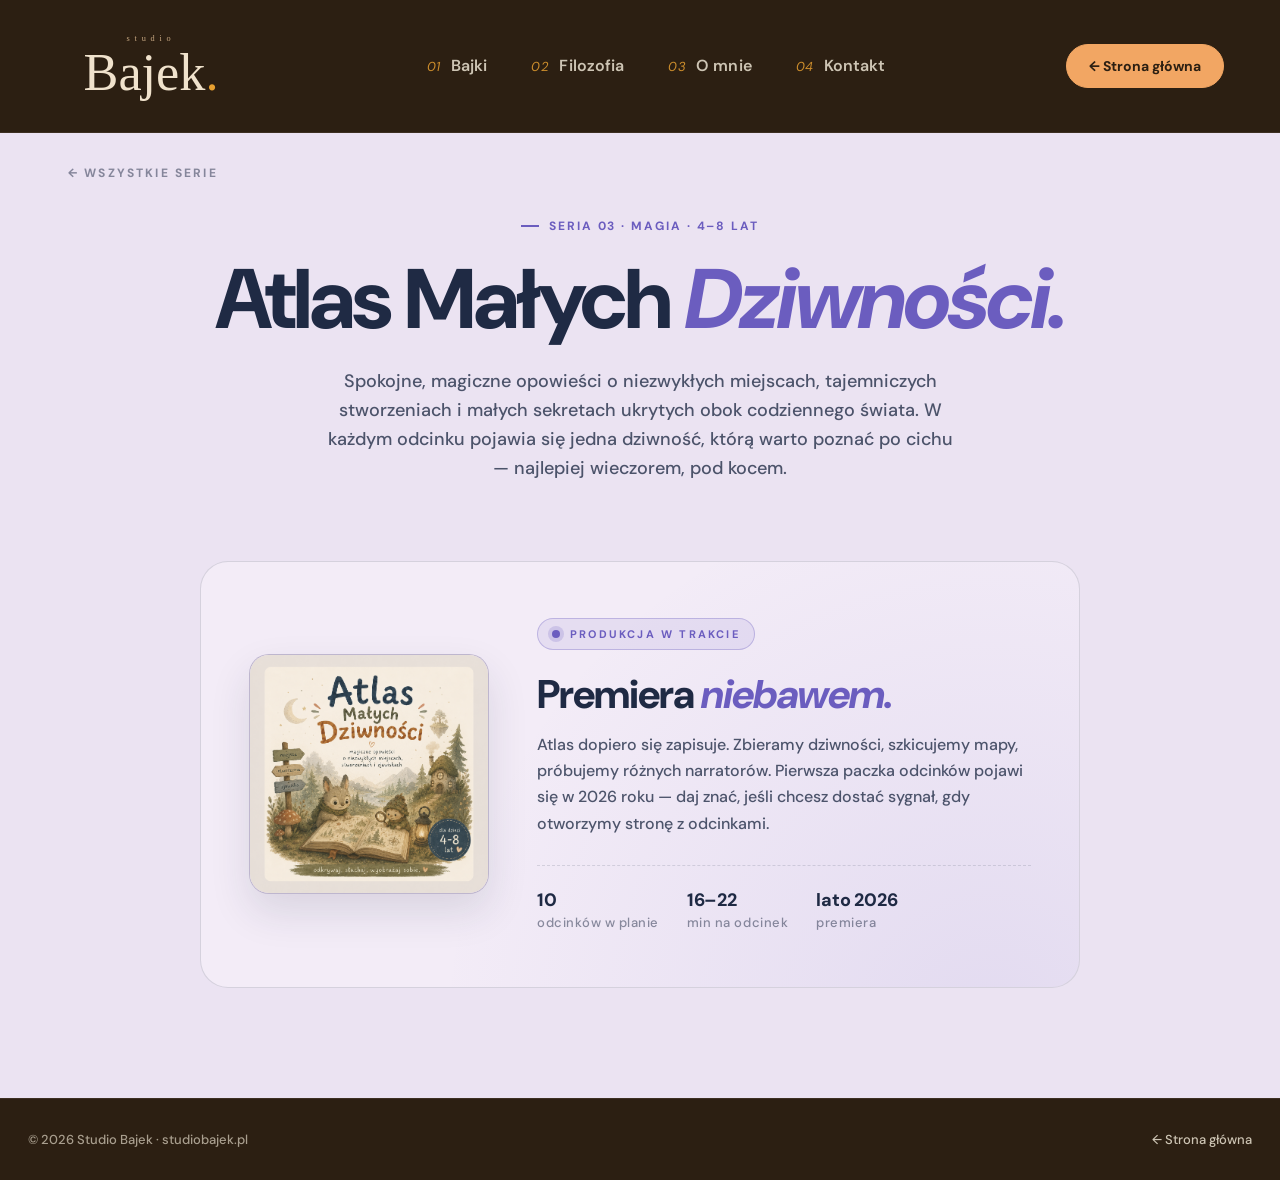
<file: serie/atlas-malych-dziwnosci.html>
<!DOCTYPE html><html lang="pl"><head>
<!-- Google tag (gtag.js) -->
<script async src="https://www.googletagmanager.com/gtag/js?id=G-FXRPXX2EDM"></script>
<script>
  window.dataLayer = window.dataLayer || [];
  function gtag(){dataLayer.push(arguments);}
  gtag('js', new Date());

  gtag('config', 'G-FXRPXX2EDM');
</script>

<meta charset="utf-8">
<meta name="viewport" content="width=device-width,initial-scale=1">
<meta name="description" content="Atlas Małych Dziwności — magiczne bajki audio dla dzieci 4–8 lat. Premiera niebawem na Spotify i YouTube.">
<meta name="robots" content="index, follow">
<link rel="canonical" href="https://studiobajek.pl/serie/atlas-malych-dziwnosci.html">
<meta property="og:type" content="website">
<meta property="og:locale" content="pl_PL">
<meta property="og:site_name" content="Studio Bajek">
<meta property="og:title" content="Atlas Małych Dziwności — Studio Bajek">
<meta property="og:description" content="Atlas Małych Dziwności — magiczne bajki audio dla dzieci 4–8 lat. Premiera niebawem na Spotify i YouTube.">
<meta property="og:url" content="https://studiobajek.pl/serie/atlas-malych-dziwnosci.html">
<meta property="og:image" content="https://studiobajek.pl/img/og-image.png">
<title>Atlas Małych Dziwności — Studio Bajek</title>
<link rel="icon" type="image/png" href="../img/favicon.png">
<link rel="preconnect" href="https://fonts.googleapis.com">
<link rel="preconnect" href="https://fonts.gstatic.com" crossorigin="">
<link rel="stylesheet" href="https://fonts.googleapis.com/css2?family=DM+Sans:opsz,wght@9..40,400;9..40,500;9..40,600;9..40,700;9..40,800&display=swap">
<style>
  :root {
    --display: "DM Sans", system-ui, sans-serif;
    --body:    "DM Sans", system-ui, sans-serif;

    --paper:       #EBE3F2;
    --paper-deep:  #D9CDE5;
    --paper-warm:  #F3ECF7;
    --ink:         #1F2A44;
    --ink-soft:    rgba(31, 42, 68, 0.78);
    --ink-mute:    rgba(31, 42, 68, 0.5);
    --line:        rgba(31, 42, 68, 0.14);
    --band:        #2C1F12;
    --brick:       #6B5DBF;
    --amber:       #F2A663;
  }
  *, *::before, *::after { box-sizing: border-box; }
  html, body { background: var(--paper); color: var(--ink); margin: 0; padding: 0; }
  body { font-family: var(--body); font-weight: 500; -webkit-font-smoothing: antialiased; }
  a { color: inherit; text-decoration: none; }
  img { display: block; max-width: 100%; }

  h1, h2, h3 { color: var(--ink); font-weight: 800; letter-spacing: -0.025em; font-family: var(--display); margin: 0; }
  h1 em, h2 em, h3 em { color: var(--brick); font-weight: 800; font-style: italic; }
  p { color: var(--ink-soft); margin: 0; }

  .nav {
    background: var(--band);
    border-bottom: 1px solid rgba(251,243,225,0.08);
    backdrop-filter: blur(10px);
    position: sticky; top: 0; z-index: 50;
  }
  .nav-row { width: 100%; padding: 22px 56px; display: flex; align-items: center; gap: 48px; }
  .brand-link { display: inline-flex; align-items: center; gap: 12px; flex: none; }
  .brand-logo-img { height: 88px; width: auto; display: block; }
  .nav-chapters { flex: 1; display: flex; justify-content: center; gap: 44px; font-family: var(--display); }
  .nav-chapters a {
    display: inline-flex; align-items: baseline; gap: 10px;
    padding: 8px 0 10px; position: relative; font-weight: 600;
    color: rgba(251,243,225,0.78); transition: color .25s ease;
  }
  .nav-chapters .ch-num {
    font-style: italic; font-weight: 400; font-size: 13px;
    letter-spacing: 0.04em; color: rgba(232, 160, 48, 0.85);
    transition: color .25s ease;
  }
  .nav-chapters .ch-label { font-size: 16px; letter-spacing: 0.005em; }
  .nav-chapters a::after {
    content: ""; position: absolute; left: 0; bottom: 0;
    width: 100%; height: 1.5px; background: var(--amber);
    transform: scaleX(0); transform-origin: left center;
    transition: transform .35s cubic-bezier(.65,.05,.36,1);
  }
  .nav-chapters a:hover { color: #FBF3E1; }
  .nav-chapters a:hover::after { transform: scaleX(1); }
  .nav-chapters a:hover .ch-num { color: var(--amber); }
  .nav-actions { flex: none; display: flex; gap: 10px; }
  .nav-cta {
    display: inline-flex; align-items: center; gap: 8px;
    padding: 12px 22px; font-weight: 700; font-size: 14px;
    background: var(--amber); color: var(--band);
    border: 1px solid var(--amber); border-radius: 999px;
    transition: background .2s ease, border-color .2s ease;
  }
  .nav-cta:hover { background: #E89048; border-color: #E89048; }
  @media (max-width: 1100px) { .nav-row { padding: 18px 32px; gap: 24px; } .nav-chapters { gap: 32px; } }
  @media (max-width: 900px) { .nav-row { padding: 16px 20px; } .brand-logo-img { height: 64px; } .nav-chapters .ch-num { display: none; } .nav-chapters { gap: 22px; } }
  @media (max-width: 760px) { .nav-chapters { display: none; } .nav-cta { padding: 10px 16px; font-size: 13px; } }

  .back-row { max-width: 1200px; margin: 0 auto; padding: 28px 28px 0; }
  .page-hero { text-align: center; padding: 32px 28px 50px; max-width: 920px; margin: 0 auto; }
  .back-link {
    display: inline-flex; align-items: center; gap: 8px;
    font-size: 12px; font-weight: 700; letter-spacing: 0.18em;
    text-transform: uppercase; color: var(--ink-mute);
    transition: color .2s ease;
  }
  .back-link:hover { color: var(--brick); }
  .eyebrow {
    display: inline-block; font-size: 12px; font-weight: 700;
    letter-spacing: 0.16em; text-transform: uppercase;
    color: var(--brick); padding-left: 28px; position: relative;
  }
  .eyebrow::before {
    content: ""; position: absolute; left: 0; top: 50%;
    width: 18px; height: 2px; background: var(--brick);
    transform: translateY(-50%);
  }
  .page-hero h1 {
    font-size: clamp(48px, 6.6vw, 92px);
    line-height: 1.0; letter-spacing: -0.035em;
    margin: 22px 0 0; font-weight: 800;
  }
  .page-hero .lead {
    margin: 26px auto 0; max-width: 640px;
    font-size: 18px; line-height: 1.6; color: var(--ink-soft);
  }

  /* === STATUS CARD (instead of episode list) === */
  .status-section { padding: 28px 28px 110px; }
  .status-card {
    max-width: 880px; margin: 0 auto;
    background: var(--paper-warm);
    border: 1px solid var(--line);
    border-radius: 28px;
    padding: 56px 48px;
    display: grid;
    grid-template-columns: 240px 1fr;
    gap: 48px;
    align-items: center;
    position: relative;
    overflow: hidden;
  }
  .status-card::before {
    content: "";
    position: absolute;
    inset: 0;
    background: radial-gradient(circle at 90% 110%, rgba(107,93,191,0.12), transparent 60%);
    pointer-events: none;
  }
  .status-cover {
    width: 240px; height: 240px;
    border-radius: 20px;
    overflow: hidden;
    background: var(--paper-deep);
    border: 1px solid var(--line);
    box-shadow: 0 18px 40px rgba(31,42,68,0.12);
    position: relative;
    z-index: 1;
  }
  .status-cover img { width: 100%; height: 100%; object-fit: contain; background: #EBE3F2; }
  .status-body { position: relative; z-index: 1; }
  .status-pill {
    display: inline-flex; align-items: center; gap: 10px;
    font-size: 11px; font-weight: 700; letter-spacing: 0.2em;
    text-transform: uppercase; color: var(--brick);
    background: rgba(107,93,191,0.10);
    border: 1px solid rgba(107,93,191,0.32);
    padding: 8px 14px;
    border-radius: 999px;
    margin-bottom: 22px;
  }
  .status-pill .dot {
    width: 8px; height: 8px; border-radius: 50%;
    background: var(--brick);
    box-shadow: 0 0 0 4px rgba(107,93,191,0.20);
    animation: pulse 1.8s ease-in-out infinite;
  }
  @keyframes pulse {
    0%, 100% { opacity: 1; transform: scale(1); }
    50% { opacity: 0.55; transform: scale(0.85); }
  }
  .status-card h2 {
    font-size: clamp(28px, 3.4vw, 40px);
    line-height: 1.1;
    margin-bottom: 16px;
  }
  .status-card p {
    font-size: 16px;
    line-height: 1.65;
    max-width: 520px;
    text-wrap: pretty;
  }
  .status-meta {
    margin-top: 28px;
    display: flex; gap: 28px; flex-wrap: wrap;
    padding-top: 22px;
    border-top: 1px dashed var(--line);
  }
  .status-meta div {
    font-size: 13px;
    color: var(--ink-mute);
    letter-spacing: 0.04em;
  }
  .status-meta strong {
    display: block;
    color: var(--ink);
    font-size: 18px;
    font-weight: 800;
    font-family: var(--display);
    letter-spacing: -0.01em;
    margin-bottom: 2px;
  }
  @media (max-width: 720px) {
    .status-card {
      grid-template-columns: 1fr;
      padding: 40px 28px;
      gap: 28px;
      text-align: center;
    }
    .status-cover { width: 200px; height: 200px; margin: 0 auto; }
    .status-card p { margin: 0 auto; }
    .status-meta { justify-content: center; }
  }

  .footer {
    background: var(--band);
    color: rgba(251,243,225,0.6);
    padding: 32px 28px;
    border-top: 1px solid rgba(251,243,225,0.08);
  }
  .footer-row {
    max-width: 1240px; margin: 0 auto;
    display: flex; justify-content: space-between; align-items: center;
    gap: 16px; flex-wrap: wrap;
    font-size: 13px;
  }
  .footer-row a { color: rgba(251,243,225,0.78); }
  .footer-row a:hover { color: var(--amber); }

  /* === Mobile burger + drawer === */
  .nav-burger {
    display: none;
    width: 44px; height: 44px;
    flex-direction: column; align-items: center; justify-content: center;
    gap: 5px;
    background: transparent; border: 0; padding: 0; margin-right: 4px;
    cursor: pointer;
  }
  .nav-burger span {
    display: block; width: 22px; height: 2px;
    background: #FBF3E1; border-radius: 2px;
    transition: transform .3s ease, opacity .2s ease;
  }
  .nav.is-open .nav-burger span:nth-child(1) { transform: translateY(7px) rotate(45deg); }
  .nav.is-open .nav-burger span:nth-child(2) { opacity: 0; }
  .nav.is-open .nav-burger span:nth-child(3) { transform: translateY(-7px) rotate(-45deg); }
  .mobile-drawer {
    display: none;
    position: absolute;
    top: 100%; left: 0; right: 0;
    background: var(--band);
    border-top: 1px solid rgba(251,243,225,0.08);
    box-shadow: 0 24px 48px -16px rgba(0,0,0,0.4);
    max-height: 0;
    overflow: hidden;
    transition: max-height .35s cubic-bezier(.65,.05,.36,1);
  }
  .nav.is-open .mobile-drawer { max-height: 80vh; }
  .mobile-drawer-inner {
    display: flex; flex-direction: column;
    padding: 20px 28px 28px;
    gap: 4px;
  }
  .md-link {
    display: flex; align-items: baseline; gap: 14px;
    padding: 18px 4px;
    border-bottom: 1px solid rgba(251,243,225,0.08);
    text-decoration: none;
    font-family: var(--display);
  }
  .md-link:last-of-type { border-bottom: 0; }
  .md-link .ch-num {
    font-style: italic; font-weight: 400;
    font-size: 15px; color: rgba(232, 160, 48, 0.85);
    min-width: 28px;
  }
  .md-link .ch-label {
    font-size: 22px; font-weight: 600; color: #FBF3E1;
    letter-spacing: -0.01em;
  }
  .md-cta {
    margin-top: 20px;
    width: 100%;
    justify-content: center;
    padding: 16px 22px !important;
    font-size: 16px;
    background: #F2A663;
    color: var(--band) !important;
    border: 1px solid #F2A663;
    border-radius: 999px;
    font-weight: 700;
    display: inline-flex;
    align-items: center;
    gap: 8px;
  }
  @media (max-width: 760px) {
    .nav-burger { display: inline-flex; }
    .nav .nav-chapters,
    .nav .nav-actions { display: none !important; }
    .mobile-drawer { display: block; }
    .nav .nav-row {
      position: relative !important;
      justify-content: center !important;
      gap: 0 !important;
      padding: 14px 20px !important;
      min-height: 64px;
    }
    .nav .nav-burger {
      position: absolute !important;
      left: 16px !important;
      top: 50% !important;
      transform: translateY(-50%);
    }
    .nav .brand-link { margin: 0 !important; }
  }

</style>
</head>
<body>

<nav class="nav">
  <div class="nav-row">
    <button class="nav-burger" type="button" aria-label="Otwórz menu" aria-expanded="false" aria-controls="mobile-drawer">
      <span></span><span></span><span></span>
    </button>
    <a href="../index.html" class="brand-link" aria-label="Studio Bajek">
      <img class="brand-logo-img" src="../img/studio_bajek_wordmark.svg" alt="Studio Bajek">
    </a>
    <div class="nav-chapters">
      <a href="../index.html#serie"><span class="ch-num">01</span><span class="ch-label">Bajki</span></a>
      <a href="../index.html#o-serii"><span class="ch-num">02</span><span class="ch-label">Filozofia</span></a>
      <a href="../index.html#o-mnie"><span class="ch-num">03</span><span class="ch-label">O mnie</span></a>
      <a href="mailto:czesc@studiobajek.pl"><span class="ch-num">04</span><span class="ch-label">Kontakt</span></a>
    </div>
    <div class="nav-actions">
      <a class="nav-cta" href="../index.html">← Strona główna</a>
    </div>
  </div>
  <div class="mobile-drawer" id="mobile-drawer" aria-hidden="true">
    <div class="mobile-drawer-inner">
      <a href="../index.html#serie" class="md-link"><span class="ch-num">01</span><span class="ch-label">Bajki</span></a>
      <a href="../index.html#o-serii" class="md-link"><span class="ch-num">02</span><span class="ch-label">Filozofia</span></a>
      <a href="../index.html#o-mnie" class="md-link"><span class="ch-num">03</span><span class="ch-label">O mnie</span></a>
      <a href="mailto:czesc@studiobajek.pl" class="md-link"><span class="ch-num">04</span><span class="ch-label">Kontakt</span></a>
      <a class="md-cta" href="../index.html#serie">Posłuchaj →</a>
    </div>
  </div>
</nav>

<div class="back-row">
  <a class="back-link" href="../index.html#atlas">← Wszystkie serie</a>
</div>

<section class="page-hero">
  <div class="eyebrow">Seria 03 · Magia · 4–8 lat</div>
  <h1>Atlas Małych <em>Dziwności.</em></h1>
  <p class="lead">Spokojne, magiczne opowieści o niezwykłych miejscach, tajemniczych stworzeniach i małych sekretach ukrytych obok codziennego świata. W każdym odcinku pojawia się jedna dziwność, którą warto poznać po cichu — najlepiej wieczorem, pod kocem.</p>
</section>

<section class="status-section">
  <div class="status-card">
    <div class="status-cover">
      <img src="../img/atlas-okladka.png" alt="Atlas Małych Dziwności — okładka">
    </div>
    <div class="status-body">
      <div class="status-pill"><span class="dot"></span>Produkcja w trakcie</div>
      <h2>Premiera <em>niebawem.</em></h2>
      <p>Atlas dopiero się zapisuje. Zbieramy dziwności, szkicujemy mapy, próbujemy różnych narratorów. Pierwsza paczka odcinków pojawi się w 2026 roku — daj znać, jeśli chcesz dostać sygnał, gdy otworzymy stronę z odcinkami.</p>
      <div class="status-meta">
        <div><strong>10</strong>odcinków w planie</div>
        <div><strong>16–22</strong>min na odcinek</div>
        <div><strong>lato 2026</strong>premiera</div>
      </div>
    </div>
  </div>
</section>

<footer class="footer">
  <div class="footer-row">
    <div>© 2026 Studio Bajek · studiobajek.pl</div>
    <div><a href="../index.html">← Strona główna</a></div>
  </div>
</footer>

<script>
  (function () {
    const nav = document.querySelector('nav.nav');
    const burger = nav && nav.querySelector('.nav-burger');
    const drawer = document.getElementById('mobile-drawer');
    if (!nav || !burger || !drawer) return;
    const close = () => {
      nav.classList.remove('is-open');
      burger.setAttribute('aria-expanded', 'false');
      drawer.setAttribute('aria-hidden', 'true');
    };
    burger.addEventListener('click', () => {
      const isOpen = nav.classList.toggle('is-open');
      burger.setAttribute('aria-expanded', isOpen ? 'true' : 'false');
      drawer.setAttribute('aria-hidden', isOpen ? 'false' : 'true');
    });
    drawer.querySelectorAll('a').forEach(a => a.addEventListener('click', close));
    document.addEventListener('keydown', e => { if (e.key === 'Escape') close(); });
  })();
</script>
</body></html>
</file>
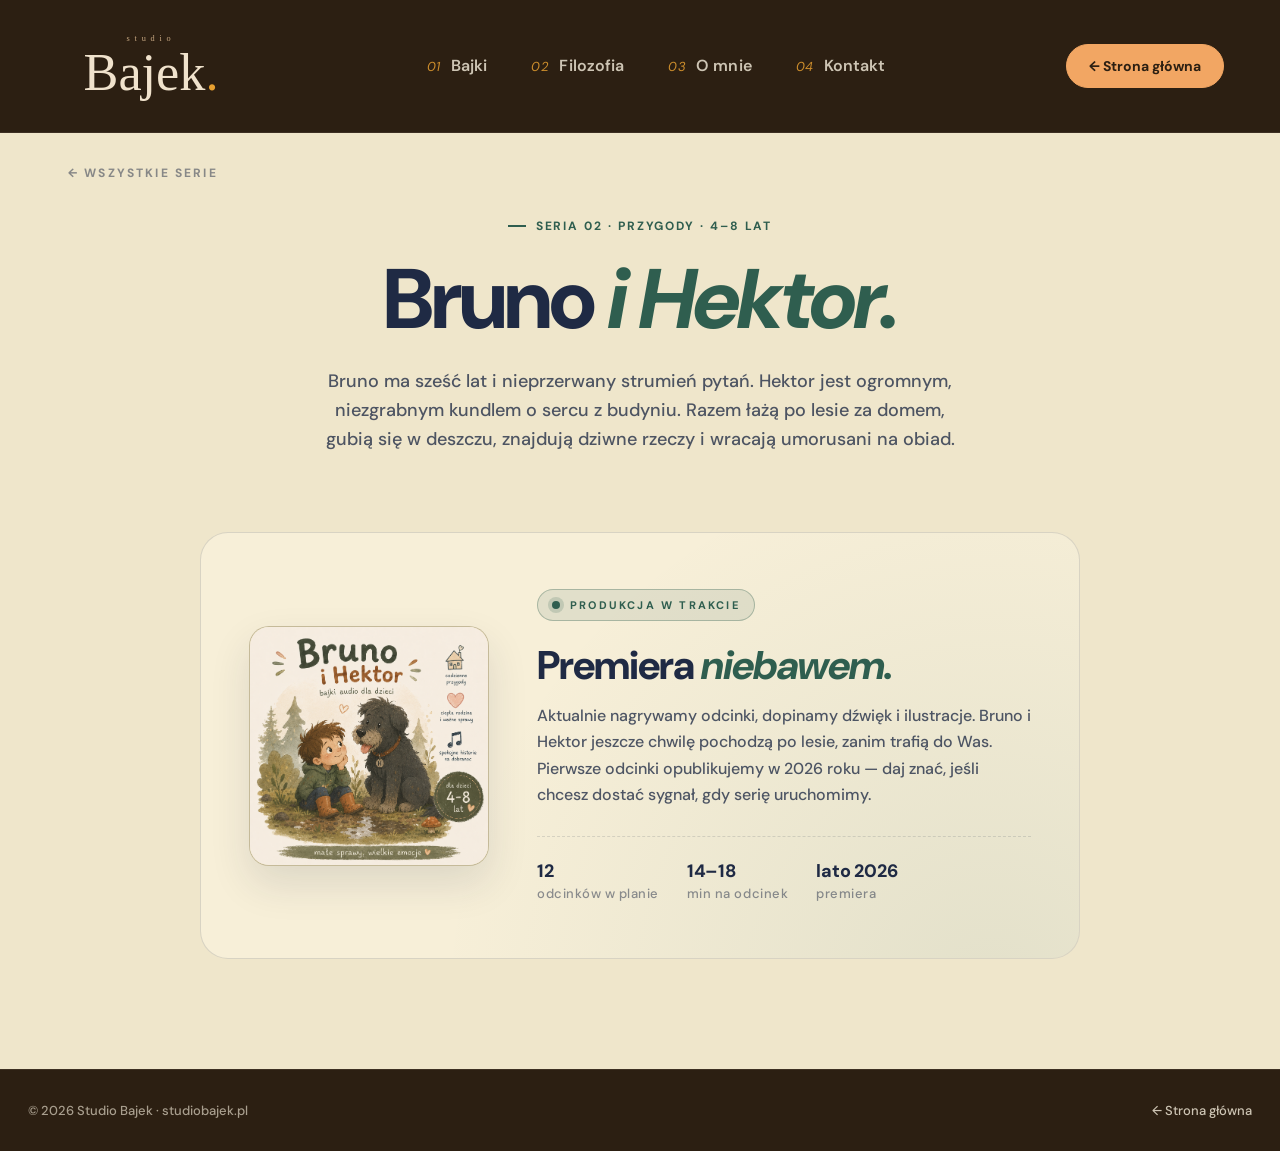
<file: serie/bruno-i-hektor.html>
<!DOCTYPE html><html lang="pl"><head>
<!-- Google tag (gtag.js) -->
<script async src="https://www.googletagmanager.com/gtag/js?id=G-FXRPXX2EDM"></script>
<script>
  window.dataLayer = window.dataLayer || [];
  function gtag(){dataLayer.push(arguments);}
  gtag('js', new Date());

  gtag('config', 'G-FXRPXX2EDM');
</script>

<meta charset="utf-8">
<meta name="viewport" content="width=device-width,initial-scale=1">
<meta name="description" content="Bruno i Hektor — bajka audio dla dzieci 4–8 lat. Sześciolatek Bruno i jego ogromny pies Hektor. Premiera niebawem na Spotify i YouTube.">
<meta name="robots" content="index, follow">
<link rel="canonical" href="https://studiobajek.pl/serie/bruno-i-hektor.html">
<meta property="og:type" content="website">
<meta property="og:locale" content="pl_PL">
<meta property="og:site_name" content="Studio Bajek">
<meta property="og:title" content="Bruno i Hektor — Studio Bajek">
<meta property="og:description" content="Bruno i Hektor — bajka audio dla dzieci 4–8 lat. Sześciolatek Bruno i jego ogromny pies Hektor. Premiera niebawem na Spotify i YouTube.">
<meta property="og:url" content="https://studiobajek.pl/serie/bruno-i-hektor.html">
<meta property="og:image" content="https://studiobajek.pl/img/og-image.png">
<title>Bruno i Hektor — Studio Bajek</title>
<link rel="icon" type="image/png" href="../img/favicon.png">
<link rel="preconnect" href="https://fonts.googleapis.com">
<link rel="preconnect" href="https://fonts.gstatic.com" crossorigin="">
<link rel="stylesheet" href="https://fonts.googleapis.com/css2?family=DM+Sans:opsz,wght@9..40,400;9..40,500;9..40,600;9..40,700;9..40,800&display=swap">
<style>
  :root {
    --display: "DM Sans", system-ui, sans-serif;
    --body:    "DM Sans", system-ui, sans-serif;

    --paper:       #EFE6CB;
    --paper-deep:  #E0D2A7;
    --paper-warm:  #F7EFD8;
    --ink:         #1F2A44;
    --ink-soft:    rgba(31, 42, 68, 0.78);
    --ink-mute:    rgba(31, 42, 68, 0.5);
    --line:        rgba(31, 42, 68, 0.14);
    --band:        #2C1F12;
    --brick:       #2f5e4f;
    --amber:       #F2A663;
  }
  *, *::before, *::after { box-sizing: border-box; }
  html, body { background: var(--paper); color: var(--ink); margin: 0; padding: 0; }
  body { font-family: var(--body); font-weight: 500; -webkit-font-smoothing: antialiased; }
  a { color: inherit; text-decoration: none; }
  img { display: block; max-width: 100%; }

  h1, h2, h3 { color: var(--ink); font-weight: 800; letter-spacing: -0.025em; font-family: var(--display); margin: 0; }
  h1 em, h2 em, h3 em { color: var(--brick); font-weight: 800; font-style: italic; }
  p { color: var(--ink-soft); margin: 0; }

  .nav {
    background: var(--band);
    border-bottom: 1px solid rgba(251,243,225,0.08);
    backdrop-filter: blur(10px);
    position: sticky; top: 0; z-index: 50;
  }
  .nav-row { width: 100%; padding: 22px 56px; display: flex; align-items: center; gap: 48px; }
  .brand-link { display: inline-flex; align-items: center; gap: 12px; flex: none; }
  .brand-logo-img { height: 88px; width: auto; display: block; }
  .nav-chapters { flex: 1; display: flex; justify-content: center; gap: 44px; font-family: var(--display); }
  .nav-chapters a {
    display: inline-flex; align-items: baseline; gap: 10px;
    padding: 8px 0 10px; position: relative; font-weight: 600;
    color: rgba(251,243,225,0.78); transition: color .25s ease;
  }
  .nav-chapters .ch-num {
    font-style: italic; font-weight: 400; font-size: 13px;
    letter-spacing: 0.04em; color: rgba(232, 160, 48, 0.85);
    transition: color .25s ease;
  }
  .nav-chapters .ch-label { font-size: 16px; letter-spacing: 0.005em; }
  .nav-chapters a::after {
    content: ""; position: absolute; left: 0; bottom: 0;
    width: 100%; height: 1.5px; background: var(--amber);
    transform: scaleX(0); transform-origin: left center;
    transition: transform .35s cubic-bezier(.65,.05,.36,1);
  }
  .nav-chapters a:hover { color: #FBF3E1; }
  .nav-chapters a:hover::after { transform: scaleX(1); }
  .nav-chapters a:hover .ch-num { color: var(--amber); }
  .nav-actions { flex: none; display: flex; gap: 10px; }
  .nav-cta {
    display: inline-flex; align-items: center; gap: 8px;
    padding: 12px 22px; font-weight: 700; font-size: 14px;
    background: var(--amber); color: var(--band);
    border: 1px solid var(--amber); border-radius: 999px;
    transition: background .2s ease, border-color .2s ease;
  }
  .nav-cta:hover { background: #E89048; border-color: #E89048; }
  @media (max-width: 1100px) { .nav-row { padding: 18px 32px; gap: 24px; } .nav-chapters { gap: 32px; } }
  @media (max-width: 900px) { .nav-row { padding: 16px 20px; } .brand-logo-img { height: 64px; } .nav-chapters .ch-num { display: none; } .nav-chapters { gap: 22px; } }
  @media (max-width: 760px) { .nav-chapters { display: none; } .nav-cta { padding: 10px 16px; font-size: 13px; } }

  .back-row { max-width: 1200px; margin: 0 auto; padding: 28px 28px 0; }
  .page-hero { text-align: center; padding: 32px 28px 50px; max-width: 920px; margin: 0 auto; }
  .back-link {
    display: inline-flex; align-items: center; gap: 8px;
    font-size: 12px; font-weight: 700; letter-spacing: 0.18em;
    text-transform: uppercase; color: var(--ink-mute);
    transition: color .2s ease;
  }
  .back-link:hover { color: var(--brick); }
  .eyebrow {
    display: inline-block; font-size: 12px; font-weight: 700;
    letter-spacing: 0.16em; text-transform: uppercase;
    color: var(--brick); padding-left: 28px; position: relative;
  }
  .eyebrow::before {
    content: ""; position: absolute; left: 0; top: 50%;
    width: 18px; height: 2px; background: var(--brick);
    transform: translateY(-50%);
  }
  .page-hero h1 {
    font-size: clamp(48px, 6.6vw, 92px);
    line-height: 1.0; letter-spacing: -0.035em;
    margin: 22px 0 0; font-weight: 800;
  }
  .page-hero .lead {
    margin: 26px auto 0; max-width: 640px;
    font-size: 18px; line-height: 1.6; color: var(--ink-soft);
  }

  /* === STATUS CARD (instead of episode list) === */
  .status-section { padding: 28px 28px 110px; }
  .status-card {
    max-width: 880px; margin: 0 auto;
    background: var(--paper-warm);
    border: 1px solid var(--line);
    border-radius: 28px;
    padding: 56px 48px;
    display: grid;
    grid-template-columns: 240px 1fr;
    gap: 48px;
    align-items: center;
    position: relative;
    overflow: hidden;
  }
  .status-card::before {
    content: "";
    position: absolute;
    inset: 0;
    background: radial-gradient(circle at 90% 110%, rgba(47,94,79,0.10), transparent 60%);
    pointer-events: none;
  }
  .status-cover {
    width: 240px; height: 240px;
    border-radius: 20px;
    overflow: hidden;
    background: var(--paper-deep);
    border: 1px solid var(--line);
    box-shadow: 0 18px 40px rgba(31,42,68,0.12);
    position: relative;
    z-index: 1;
  }
  .status-cover img { width: 100%; height: 100%; object-fit: contain; background: #EFE6CB; }
  .status-body { position: relative; z-index: 1; }
  .status-pill {
    display: inline-flex; align-items: center; gap: 10px;
    font-size: 11px; font-weight: 700; letter-spacing: 0.2em;
    text-transform: uppercase; color: var(--brick);
    background: rgba(47,94,79,0.10);
    border: 1px solid rgba(47,94,79,0.32);
    padding: 8px 14px;
    border-radius: 999px;
    margin-bottom: 22px;
  }
  .status-pill .dot {
    width: 8px; height: 8px; border-radius: 50%;
    background: var(--brick);
    box-shadow: 0 0 0 4px rgba(47,94,79,0.18);
    animation: pulse 1.8s ease-in-out infinite;
  }
  @keyframes pulse {
    0%, 100% { opacity: 1; transform: scale(1); }
    50% { opacity: 0.55; transform: scale(0.85); }
  }
  .status-card h2 {
    font-size: clamp(28px, 3.4vw, 40px);
    line-height: 1.1;
    margin-bottom: 16px;
  }
  .status-card p {
    font-size: 16px;
    line-height: 1.65;
    max-width: 520px;
    text-wrap: pretty;
  }
  .status-meta {
    margin-top: 28px;
    display: flex; gap: 28px; flex-wrap: wrap;
    padding-top: 22px;
    border-top: 1px dashed var(--line);
  }
  .status-meta div {
    font-size: 13px;
    color: var(--ink-mute);
    letter-spacing: 0.04em;
  }
  .status-meta strong {
    display: block;
    color: var(--ink);
    font-size: 18px;
    font-weight: 800;
    font-family: var(--display);
    letter-spacing: -0.01em;
    margin-bottom: 2px;
  }
  @media (max-width: 720px) {
    .status-card {
      grid-template-columns: 1fr;
      padding: 40px 28px;
      gap: 28px;
      text-align: center;
    }
    .status-cover { width: 200px; height: 200px; margin: 0 auto; }
    .status-card p { margin: 0 auto; }
    .status-meta { justify-content: center; }
  }

  .footer {
    background: var(--band);
    color: rgba(251,243,225,0.6);
    padding: 32px 28px;
    border-top: 1px solid rgba(251,243,225,0.08);
  }
  .footer-row {
    max-width: 1240px; margin: 0 auto;
    display: flex; justify-content: space-between; align-items: center;
    gap: 16px; flex-wrap: wrap;
    font-size: 13px;
  }
  .footer-row a { color: rgba(251,243,225,0.78); }
  .footer-row a:hover { color: var(--amber); }

  /* === Mobile burger + drawer === */
  .nav-burger {
    display: none;
    width: 44px; height: 44px;
    flex-direction: column; align-items: center; justify-content: center;
    gap: 5px;
    background: transparent; border: 0; padding: 0; margin-right: 4px;
    cursor: pointer;
  }
  .nav-burger span {
    display: block; width: 22px; height: 2px;
    background: #FBF3E1; border-radius: 2px;
    transition: transform .3s ease, opacity .2s ease;
  }
  .nav.is-open .nav-burger span:nth-child(1) { transform: translateY(7px) rotate(45deg); }
  .nav.is-open .nav-burger span:nth-child(2) { opacity: 0; }
  .nav.is-open .nav-burger span:nth-child(3) { transform: translateY(-7px) rotate(-45deg); }
  .mobile-drawer {
    display: none;
    position: absolute;
    top: 100%; left: 0; right: 0;
    background: var(--band);
    border-top: 1px solid rgba(251,243,225,0.08);
    box-shadow: 0 24px 48px -16px rgba(0,0,0,0.4);
    max-height: 0;
    overflow: hidden;
    transition: max-height .35s cubic-bezier(.65,.05,.36,1);
  }
  .nav.is-open .mobile-drawer { max-height: 80vh; }
  .mobile-drawer-inner {
    display: flex; flex-direction: column;
    padding: 20px 28px 28px;
    gap: 4px;
  }
  .md-link {
    display: flex; align-items: baseline; gap: 14px;
    padding: 18px 4px;
    border-bottom: 1px solid rgba(251,243,225,0.08);
    text-decoration: none;
    font-family: var(--display);
  }
  .md-link:last-of-type { border-bottom: 0; }
  .md-link .ch-num {
    font-style: italic; font-weight: 400;
    font-size: 15px; color: rgba(232, 160, 48, 0.85);
    min-width: 28px;
  }
  .md-link .ch-label {
    font-size: 22px; font-weight: 600; color: #FBF3E1;
    letter-spacing: -0.01em;
  }
  .md-cta {
    margin-top: 20px;
    width: 100%;
    justify-content: center;
    padding: 16px 22px !important;
    font-size: 16px;
    background: #F2A663;
    color: var(--band) !important;
    border: 1px solid #F2A663;
    border-radius: 999px;
    font-weight: 700;
    display: inline-flex;
    align-items: center;
    gap: 8px;
  }
  @media (max-width: 760px) {
    .nav-burger { display: inline-flex; }
    .nav .nav-chapters,
    .nav .nav-actions { display: none !important; }
    .mobile-drawer { display: block; }
    .nav .nav-row {
      position: relative !important;
      justify-content: center !important;
      gap: 0 !important;
      padding: 14px 20px !important;
      min-height: 64px;
    }
    .nav .nav-burger {
      position: absolute !important;
      left: 16px !important;
      top: 50% !important;
      transform: translateY(-50%);
    }
    .nav .brand-link { margin: 0 !important; }
  }

</style>
</head>
<body>

<nav class="nav">
  <div class="nav-row">
    <button class="nav-burger" type="button" aria-label="Otwórz menu" aria-expanded="false" aria-controls="mobile-drawer">
      <span></span><span></span><span></span>
    </button>
    <a href="../index.html" class="brand-link" aria-label="Studio Bajek">
      <img class="brand-logo-img" src="../img/studio_bajek_wordmark.svg" alt="Studio Bajek">
    </a>
    <div class="nav-chapters">
      <a href="../index.html#serie"><span class="ch-num">01</span><span class="ch-label">Bajki</span></a>
      <a href="../index.html#o-serii"><span class="ch-num">02</span><span class="ch-label">Filozofia</span></a>
      <a href="../index.html#o-mnie"><span class="ch-num">03</span><span class="ch-label">O mnie</span></a>
      <a href="mailto:czesc@studiobajek.pl"><span class="ch-num">04</span><span class="ch-label">Kontakt</span></a>
    </div>
    <div class="nav-actions">
      <a class="nav-cta" href="../index.html">← Strona główna</a>
    </div>
  </div>
  <div class="mobile-drawer" id="mobile-drawer" aria-hidden="true">
    <div class="mobile-drawer-inner">
      <a href="../index.html#serie" class="md-link"><span class="ch-num">01</span><span class="ch-label">Bajki</span></a>
      <a href="../index.html#o-serii" class="md-link"><span class="ch-num">02</span><span class="ch-label">Filozofia</span></a>
      <a href="../index.html#o-mnie" class="md-link"><span class="ch-num">03</span><span class="ch-label">O mnie</span></a>
      <a href="mailto:czesc@studiobajek.pl" class="md-link"><span class="ch-num">04</span><span class="ch-label">Kontakt</span></a>
      <a class="md-cta" href="../index.html#serie">Posłuchaj →</a>
    </div>
  </div>
</nav>

<div class="back-row">
  <a class="back-link" href="../index.html#bruno">← Wszystkie serie</a>
</div>

<section class="page-hero">
  <div class="eyebrow">Seria 02 · Przygody · 4–8 lat</div>
  <h1>Bruno <em>i Hektor.</em></h1>
  <p class="lead">Bruno ma sześć lat i nieprzerwany strumień pytań. Hektor jest ogromnym, niezgrabnym kundlem o sercu z budyniu. Razem łażą po lesie za domem, gubią się w deszczu, znajdują dziwne rzeczy i wracają umorusani na obiad.</p>
</section>

<section class="status-section">
  <div class="status-card">
    <div class="status-cover">
      <img src="../img/bruno-okladka.png" alt="Bruno i Hektor — okładka">
    </div>
    <div class="status-body">
      <div class="status-pill"><span class="dot"></span>Produkcja w trakcie</div>
      <h2>Premiera <em>niebawem.</em></h2>
      <p>Aktualnie nagrywamy odcinki, dopinamy dźwięk i ilustracje. Bruno i Hektor jeszcze chwilę pochodzą po lesie, zanim trafią do Was. Pierwsze odcinki opublikujemy w 2026 roku — daj znać, jeśli chcesz dostać sygnał, gdy serię uruchomimy.</p>
      <div class="status-meta">
        <div><strong>12</strong>odcinków w planie</div>
        <div><strong>14–18</strong>min na odcinek</div>
        <div><strong>lato 2026</strong>premiera</div>
      </div>
    </div>
  </div>
</section>

<footer class="footer">
  <div class="footer-row">
    <div>© 2026 Studio Bajek · studiobajek.pl</div>
    <div><a href="../index.html">← Strona główna</a></div>
  </div>
</footer>

<script>
  (function () {
    const nav = document.querySelector('nav.nav');
    const burger = nav && nav.querySelector('.nav-burger');
    const drawer = document.getElementById('mobile-drawer');
    if (!nav || !burger || !drawer) return;
    const close = () => {
      nav.classList.remove('is-open');
      burger.setAttribute('aria-expanded', 'false');
      drawer.setAttribute('aria-hidden', 'true');
    };
    burger.addEventListener('click', () => {
      const isOpen = nav.classList.toggle('is-open');
      burger.setAttribute('aria-expanded', isOpen ? 'true' : 'false');
      drawer.setAttribute('aria-hidden', isOpen ? 'false' : 'true');
    });
    drawer.querySelectorAll('a').forEach(a => a.addEventListener('click', close));
    document.addEventListener('keydown', e => { if (e.key === 'Escape') close(); });
  })();
</script>
</body></html>
</file>
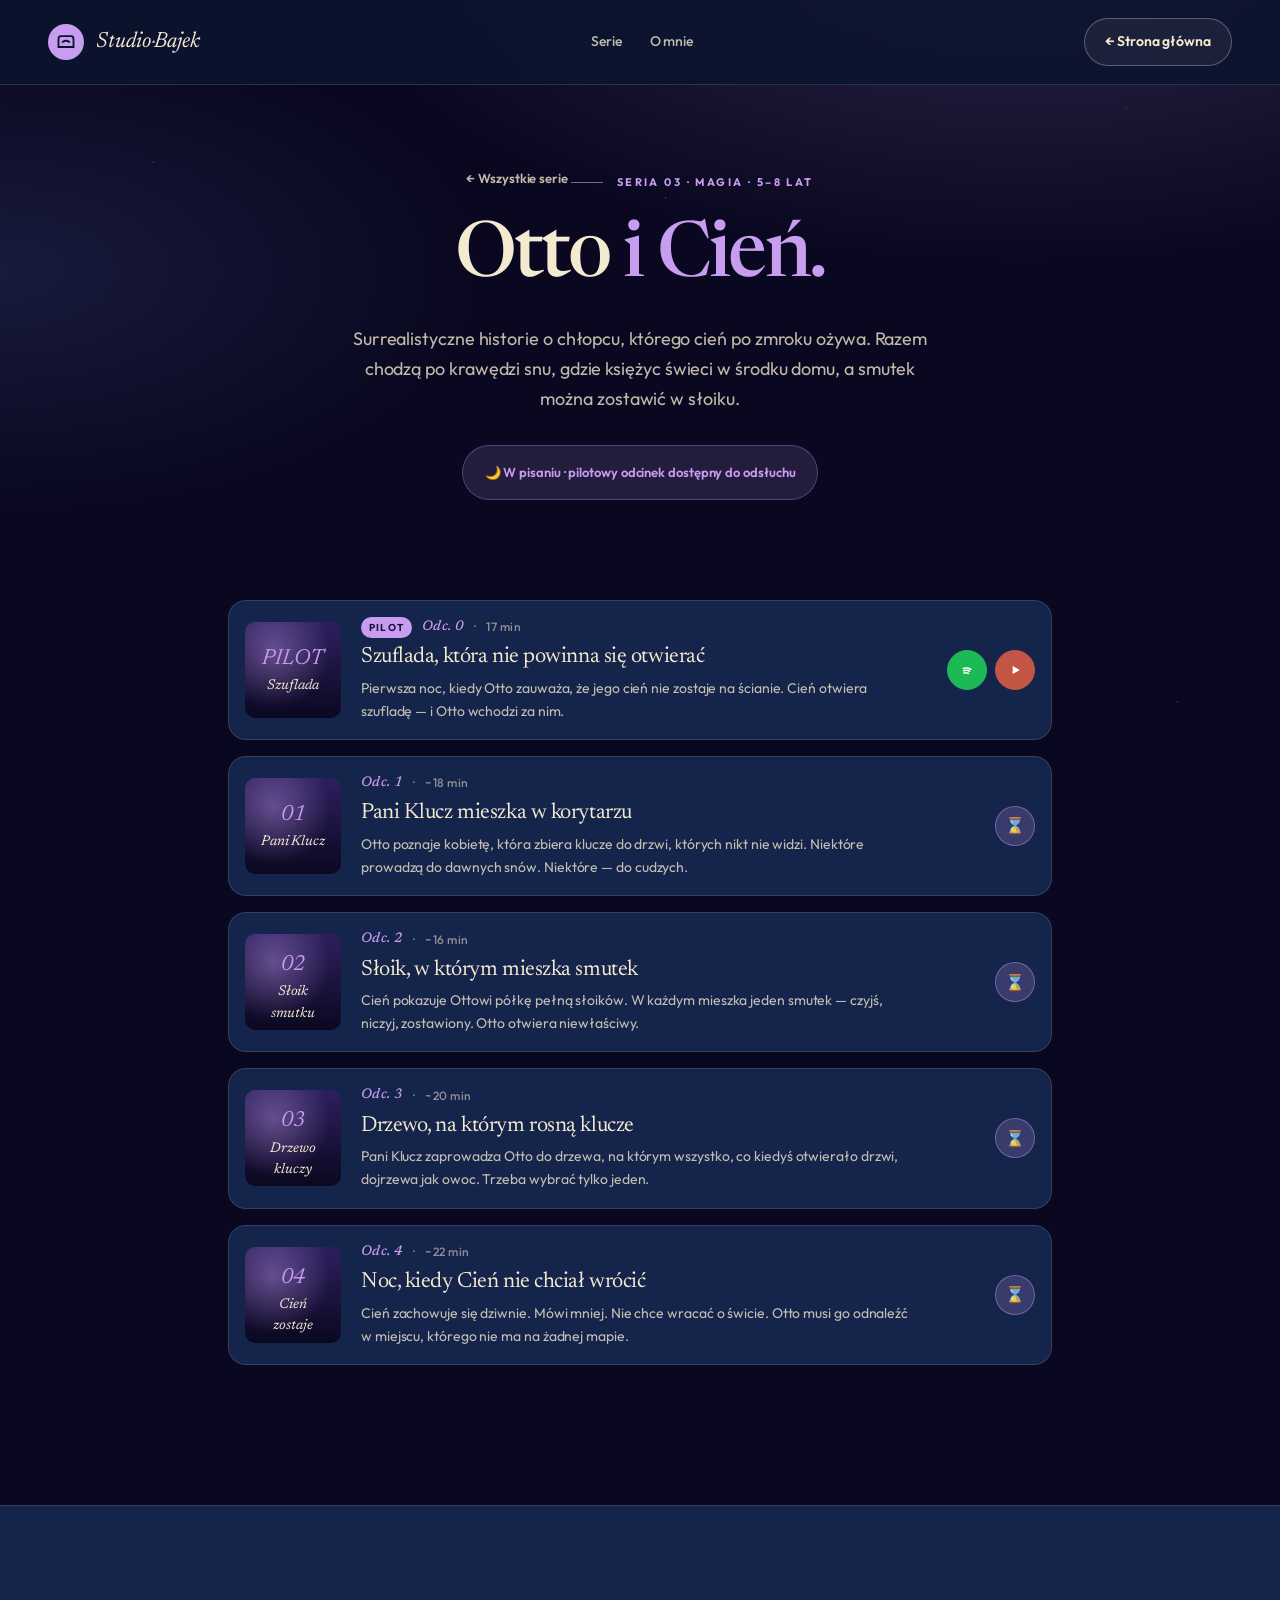
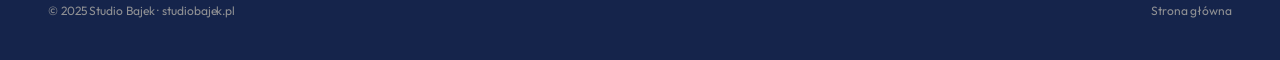
<file: serie/otto-i-cien.html>
<!doctype html>
<html lang="pl">
<head>
<meta charset="utf-8" />
<meta name="viewport" content="width=device-width,initial-scale=1" />
<title>Otto i Cień — wszystkie odcinki · Studio Bajek</title>
<link rel="preconnect" href="https://fonts.googleapis.com" />
<link rel="preconnect" href="https://fonts.gstatic.com" crossorigin />
<link rel="stylesheet" href="https://fonts.googleapis.com/css2?family=Newsreader:opsz,wght@6..72,400;6..72,500;6..72,600;6..72,700&family=Outfit:wght@300;400;500;600;700&display=swap" />
<link rel="stylesheet" href="../styles-nocna.css" />
<style>
  body { background-color: #0a0820; background-image: radial-gradient(ellipse 1200px 600px at 80% -100px, rgba(200,157,240,0.22), transparent 60%), radial-gradient(ellipse 800px 400px at 0% 30%, rgba(94,123,201,0.16), transparent 60%); }
  .accent { color: #c89df0; }
  .page-hero h1 em { color: #c89df0; }
  .section-eyebrow { color: #c89df0 !important; }
  .ep-row:hover { border-color: #c89df0; }
  .row-num { color: #c89df0 !important; }
  .ep-tag { background: #c89df0 !important; color: #1a1240 !important; }
  .placeholder-cover {
    width: 100%; height: 100%;
    display: grid; place-items: center;
    background: linear-gradient(180deg, #2d1f5e 0%, #0a0820 100%);
    color: #F4EAD0;
    font-family: var(--display);
    font-style: italic;
    text-align: center;
    padding: 14px;
    font-size: 14px;
    position: relative;
    overflow: hidden;
  }
  .placeholder-cover::before {
    content: ""; position: absolute; inset: 0;
    background: radial-gradient(circle at 30% 30%, rgba(200,157,240,0.4), transparent 60%);
  }
  .placeholder-cover .num { font-size: 22px; color: #c89df0; display: block; position: relative; }
  .placeholder-cover span { position: relative; }
</style>
</head>
<body>

<nav class="nav">
  <div class="shell nav-row">
    <a href="../index.html" class="brand">
      <span class="brand-mark" style="background:#c89df0;"><svg viewBox="0 0 24 24" width="20" height="20" fill="none" stroke="currentColor" stroke-width="2.2" stroke-linecap="round"><path d="M3 18 V8 a3 3 0 0 1 3 -3 h12 a3 3 0 0 1 3 3 v10" /><path d="M3 18 h18" /><path d="M8 12 q4 -3 8 0" /></svg></span>
      <span style="font-family: var(--display); font-style: italic; font-size: 22px;">Studio<span class="accent">·</span>Bajek</span>
    </a>
    <div class="nav-links"><a href="../index.html#serie">Serie</a><a href="../index.html#o-mnie">O mnie</a></div>
    <div class="nav-actions"><a class="btn ghost" href="../index.html">← Strona główna</a></div>
  </div>
</nav>

<section class="page-hero">
  <a class="back" href="../index.html#otto">← Wszystkie serie</a>
  <div class="section-eyebrow" style="justify-content: center;">Seria 03 · Magia · 5–8 lat</div>
  <h1>Otto <em>i Cień.</em></h1>
  <p class="lead">
    Surrealistyczne historie o chłopcu, którego cień po zmroku ożywa. Razem chodzą po krawędzi snu, gdzie księżyc świeci w środku domu, a smutek można zostawić w słoiku.
  </p>
  <div style="margin-top: 32px; padding: 16px 22px; display:inline-block; background: rgba(200,157,240,0.14); border:1px solid rgba(200,157,240,0.3); border-radius: 999px; color:#c89df0; font-size: 13px; font-weight: 600;">
    🌙 W pisaniu · pilotowy odcinek dostępny do odsłuchu
  </div>
</section>

<div class="ep-list">

  <article class="ep-row">
    <div class="row-art"><div class="placeholder-cover"><span><span class="num">PILOT</span>Szuflada</span></div></div>
    <div>
      <div class="row-meta"><span class="ep-tag">Pilot</span><span class="row-num">Odc. 0</span><span>·</span><span>17 min</span></div>
      <h3>Szuflada, która nie powinna się otwierać</h3>
      <p>Pierwsza noc, kiedy Otto zauważa, że jego cień nie zostaje na ścianie. Cień otwiera szufladę — i Otto wchodzi za nim.</p>
    </div>
    <div class="row-actions">
      <a class="row-icon spotify" href="#" title="Spotify"><svg width="18" height="18" viewBox="0 0 24 24" fill="none"><path d="M7 10 q5 -2 10 1 M7.5 13 q4 -1.5 8 0.5 M8 16 q3 -1 6 0.5" stroke="#fff" stroke-width="2" fill="none" stroke-linecap="round" /></svg></a>
      <a class="row-icon youtube" href="#" title="YouTube"><svg width="14" height="14" viewBox="0 0 24 24" fill="#fff"><path d="M8 5 v14 l12 -7 z" /></svg></a>
    </div>
  </article>

  <article class="ep-row">
    <div class="row-art"><div class="placeholder-cover"><span><span class="num">01</span>Pani Klucz</span></div></div>
    <div>
      <div class="row-meta"><span class="row-num">Odc. 1</span><span>·</span><span>~18 min</span></div>
      <h3>Pani Klucz mieszka w korytarzu</h3>
      <p>Otto poznaje kobietę, która zbiera klucze do drzwi, których nikt nie widzi. Niektóre prowadzą do dawnych snów. Niektóre — do cudzych.</p>
    </div>
    <div class="row-actions"><span class="row-icon" style="background: rgba(200,157,240,0.2); border-color: rgba(200,157,240,0.4); color: #c89df0;">⌛</span></div>
  </article>

  <article class="ep-row">
    <div class="row-art"><div class="placeholder-cover"><span><span class="num">02</span>Słoik smutku</span></div></div>
    <div>
      <div class="row-meta"><span class="row-num">Odc. 2</span><span>·</span><span>~16 min</span></div>
      <h3>Słoik, w którym mieszka smutek</h3>
      <p>Cień pokazuje Ottowi półkę pełną słoików. W każdym mieszka jeden smutek — czyjś, niczyj, zostawiony. Otto otwiera niewłaściwy.</p>
    </div>
    <div class="row-actions"><span class="row-icon" style="background: rgba(200,157,240,0.2); border-color: rgba(200,157,240,0.4); color: #c89df0;">⌛</span></div>
  </article>

  <article class="ep-row">
    <div class="row-art"><div class="placeholder-cover"><span><span class="num">03</span>Drzewo kluczy</span></div></div>
    <div>
      <div class="row-meta"><span class="row-num">Odc. 3</span><span>·</span><span>~20 min</span></div>
      <h3>Drzewo, na którym rosną klucze</h3>
      <p>Pani Klucz zaprowadza Otto do drzewa, na którym wszystko, co kiedyś otwierało drzwi, dojrzewa jak owoc. Trzeba wybrać tylko jeden.</p>
    </div>
    <div class="row-actions"><span class="row-icon" style="background: rgba(200,157,240,0.2); border-color: rgba(200,157,240,0.4); color: #c89df0;">⌛</span></div>
  </article>

  <article class="ep-row">
    <div class="row-art"><div class="placeholder-cover"><span><span class="num">04</span>Cień zostaje</span></div></div>
    <div>
      <div class="row-meta"><span class="row-num">Odc. 4</span><span>·</span><span>~22 min</span></div>
      <h3>Noc, kiedy Cień nie chciał wrócić</h3>
      <p>Cień zachowuje się dziwnie. Mówi mniej. Nie chce wracać o świcie. Otto musi go odnaleźć w miejscu, którego nie ma na żadnej mapie.</p>
    </div>
    <div class="row-actions"><span class="row-icon" style="background: rgba(200,157,240,0.2); border-color: rgba(200,157,240,0.4); color: #c89df0;">⌛</span></div>
  </article>

</div>

<footer class="footer">
  <div class="shell footer-bottom" style="border-top: none; margin-top: 0;">
    <div>© 2025 Studio Bajek · studiobajek.pl</div>
    <div><a href="../index.html">Strona główna</a></div>
  </div>
</footer>

</body>
</html>
</file>
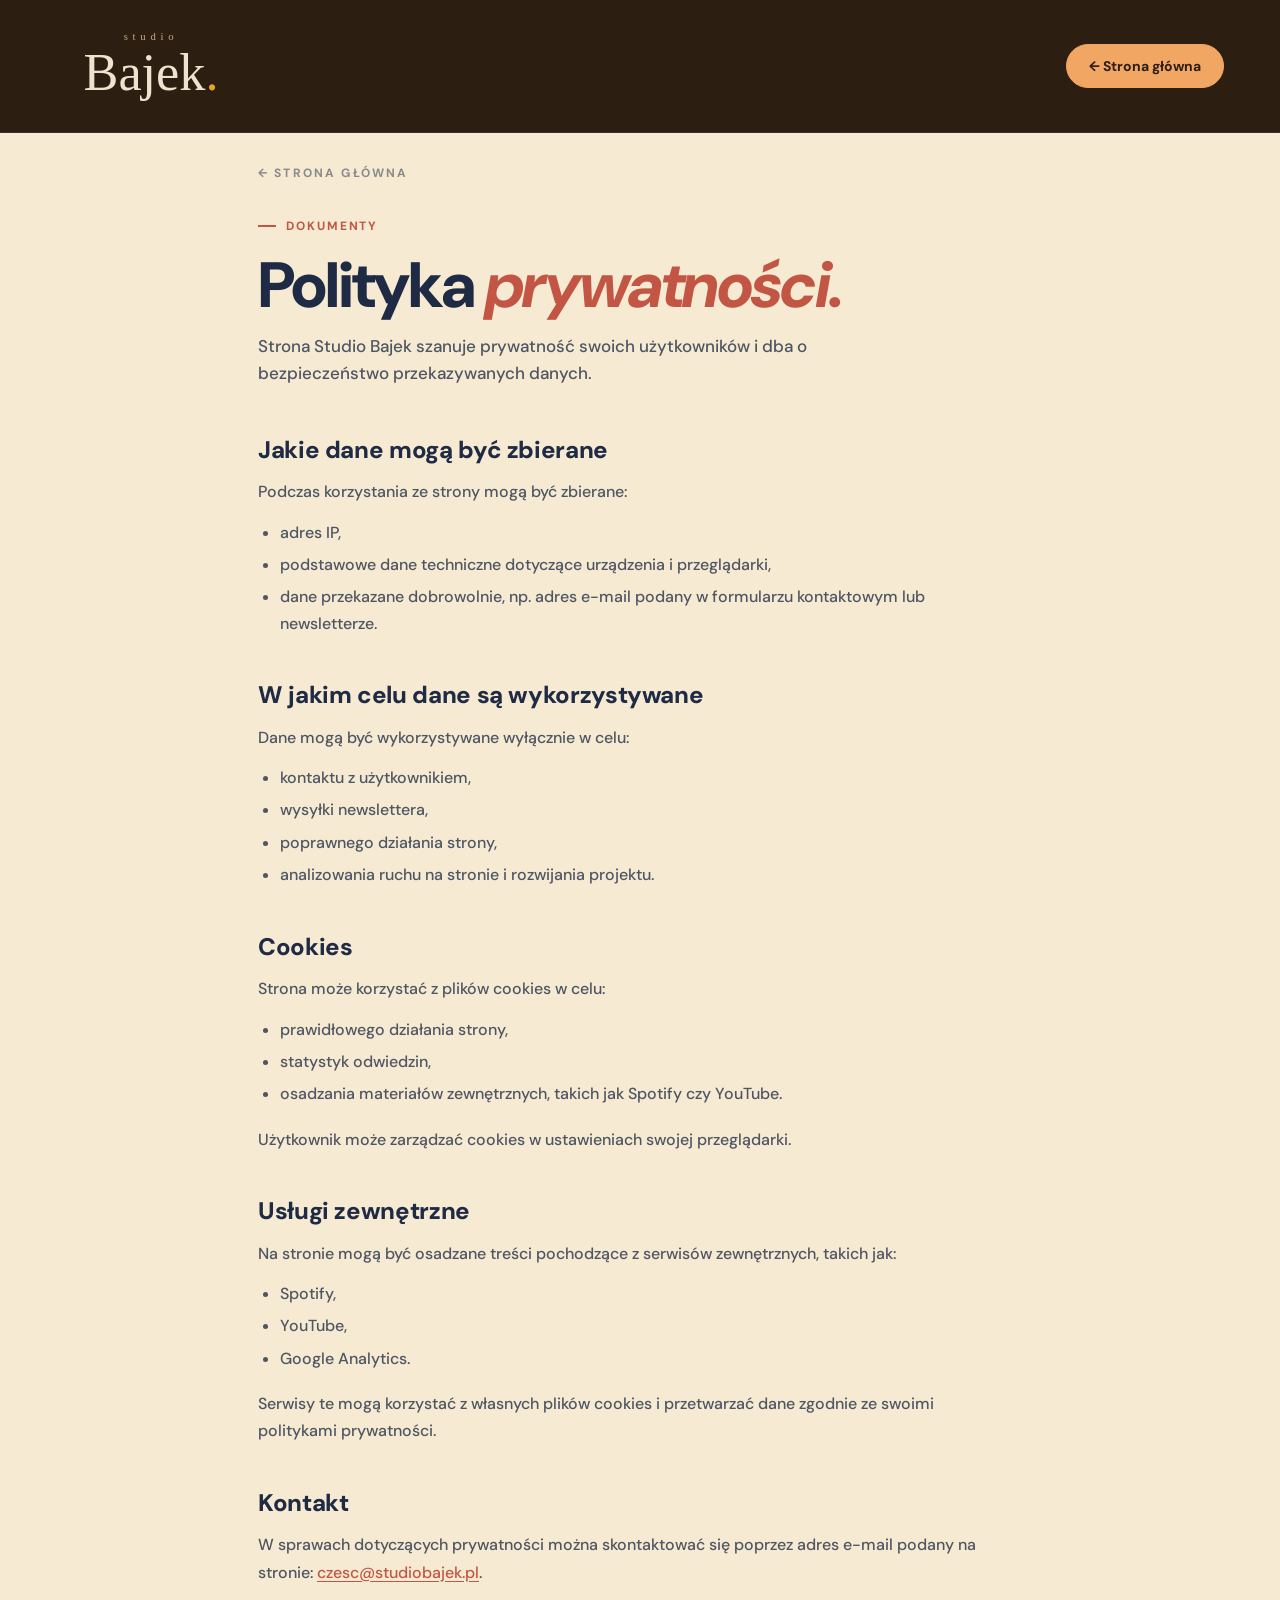
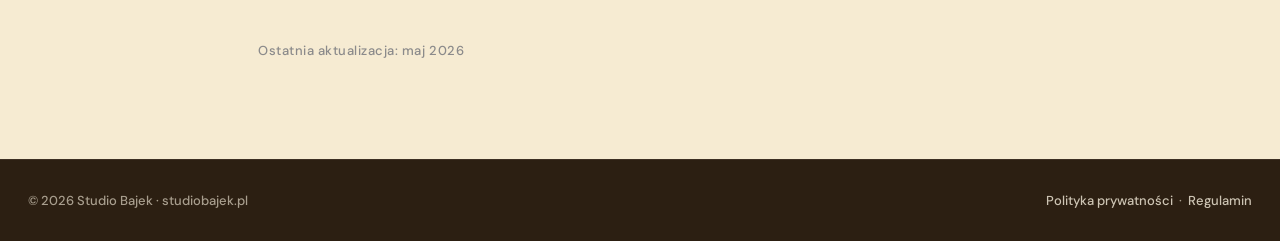
<file: serie/polityka-prywatnosci.html>
<!DOCTYPE html><html lang="pl"><head>
<!-- Google tag (gtag.js) -->
<script async src="https://www.googletagmanager.com/gtag/js?id=G-FXRPXX2EDM"></script>
<script>
  window.dataLayer = window.dataLayer || [];
  function gtag(){dataLayer.push(arguments);}
  gtag('js', new Date());

  gtag('config', 'G-FXRPXX2EDM');
</script>

<meta charset="utf-8">
<meta name="viewport" content="width=device-width,initial-scale=1">
<title>Polityka prywatności — Studio Bajek</title>
<meta name="description" content="Polityka prywatności Studio Bajek — jakie dane są zbierane i w jakim celu.">
<meta name="robots" content="noindex, follow">
<link rel="icon" type="image/png" href="../img/favicon.png">
<link rel="preconnect" href="https://fonts.googleapis.com">
<link rel="preconnect" href="https://fonts.gstatic.com" crossorigin="">
<link rel="stylesheet" href="https://fonts.googleapis.com/css2?family=DM+Sans:opsz,wght@9..40,400;9..40,500;9..40,600;9..40,700;9..40,800&display=swap">
<style>
  :root {
    --display: "DM Sans", system-ui, sans-serif;
    --body: "DM Sans", system-ui, sans-serif;
    --paper: #F6EBD2;
    --paper-warm: #FBF3E1;
    --ink: #1F2A44;
    --ink-soft: rgba(31,42,68,0.78);
    --ink-mute: rgba(31,42,68,0.5);
    --line: rgba(31,42,68,0.14);
    --band: #2C1F12;
    --brick: #C25543;
    --amber: #F2A663;
  }
  *,*::before,*::after { box-sizing: border-box; }
  html, body { background: var(--paper); color: var(--ink); margin: 0; padding: 0; }
  body { font-family: var(--body); font-weight: 500; -webkit-font-smoothing: antialiased; }
  a { color: var(--brick); text-decoration: underline; text-underline-offset: 3px; }
  a:hover { text-decoration: none; }
  img { display: block; max-width: 100%; }
  h1, h2, h3 { color: var(--ink); font-weight: 800; letter-spacing: -0.025em; font-family: var(--display); margin: 0; }
  p, li { color: var(--ink-soft); margin: 0; }

  .nav { background: var(--band); border-bottom: 1px solid rgba(251,243,225,0.08); position: sticky; top: 0; z-index: 50; }
  .nav-row { padding: 22px 56px; display: flex; align-items: center; gap: 48px; }
  .brand-logo-img { height: 88px; width: auto; }
  .nav-actions { margin-left: auto; }
  .nav-cta {
    display: inline-flex; align-items: center; gap: 8px;
    padding: 12px 22px; font-weight: 700; font-size: 14px;
    background: var(--amber); color: var(--band);
    border: 1px solid var(--amber); border-radius: 999px;
    text-decoration: none;
  }
  .nav-cta:hover { background: #E89048; border-color: #E89048; }
  @media (max-width: 900px) { .nav-row { padding: 16px 20px; gap: 16px; } .brand-logo-img { height: 64px; } }

  .back-row { max-width: 820px; margin: 0 auto; padding: 28px 28px 0; }
  .back-link {
    display: inline-flex; align-items: center; gap: 8px;
    font-size: 12px; font-weight: 700; letter-spacing: 0.18em;
    text-transform: uppercase; color: var(--ink-mute);
    text-decoration: none;
  }
  .back-link:hover { color: var(--brick); }

  main {
    max-width: 820px;
    margin: 0 auto;
    padding: 32px 28px 100px;
  }
  .eyebrow {
    display: inline-block; font-size: 12px; font-weight: 700;
    letter-spacing: 0.16em; text-transform: uppercase;
    color: var(--brick); padding-left: 28px; position: relative;
    margin-bottom: 18px;
  }
  .eyebrow::before {
    content: ""; position: absolute; left: 0; top: 50%;
    width: 18px; height: 2px; background: var(--brick);
    transform: translateY(-50%);
  }
  main h1 {
    font-size: clamp(40px, 5.4vw, 64px);
    line-height: 1.05; letter-spacing: -0.03em;
    margin-bottom: 14px;
  }
  main .lead {
    font-size: 17px; line-height: 1.6;
    color: var(--ink-soft);
    max-width: 640px;
    margin-bottom: 48px;
    text-wrap: pretty;
  }
  main h2 {
    font-size: 24px;
    line-height: 1.2;
    margin: 44px 0 14px;
    letter-spacing: -0.015em;
  }
  main h2:first-of-type { margin-top: 0; }
  main p {
    font-size: 16px;
    line-height: 1.7;
    margin-bottom: 14px;
    text-wrap: pretty;
  }
  main ul {
    margin: 6px 0 18px;
    padding-left: 22px;
  }
  main li {
    font-size: 16px;
    line-height: 1.65;
    margin-bottom: 6px;
  }
  main hr {
    margin: 56px 0 0;
    border: 0;
    border-top: 1px solid var(--line);
  }
  .meta {
    margin-top: 56px;
    font-size: 13px;
    color: var(--ink-mute);
    letter-spacing: 0.04em;
  }

  .footer { background: var(--band); color: rgba(251,243,225,0.6); padding: 32px 28px; border-top: 1px solid rgba(251,243,225,0.08); }
  .footer-row { max-width: 1240px; margin: 0 auto; display: flex; justify-content: space-between; align-items: center; gap: 16px; flex-wrap: wrap; font-size: 13px; }
  .footer-row a { color: rgba(251,243,225,0.78); text-decoration: none; }
  .footer-row a:hover { color: var(--amber); }

  /* === Mobile burger + drawer === */
  .nav-burger {
    display: none;
    width: 44px; height: 44px;
    flex-direction: column; align-items: center; justify-content: center;
    gap: 5px;
    background: transparent; border: 0; padding: 0; margin-right: 4px;
    cursor: pointer;
  }
  .nav-burger span {
    display: block; width: 22px; height: 2px;
    background: #FBF3E1; border-radius: 2px;
    transition: transform .3s ease, opacity .2s ease;
  }
  .nav.is-open .nav-burger span:nth-child(1) { transform: translateY(7px) rotate(45deg); }
  .nav.is-open .nav-burger span:nth-child(2) { opacity: 0; }
  .nav.is-open .nav-burger span:nth-child(3) { transform: translateY(-7px) rotate(-45deg); }
  .mobile-drawer {
    display: none;
    position: absolute;
    top: 100%; left: 0; right: 0;
    background: var(--band);
    border-top: 1px solid rgba(251,243,225,0.08);
    box-shadow: 0 24px 48px -16px rgba(0,0,0,0.4);
    max-height: 0;
    overflow: hidden;
    transition: max-height .35s cubic-bezier(.65,.05,.36,1);
  }
  .nav.is-open .mobile-drawer { max-height: 80vh; }
  .mobile-drawer-inner {
    display: flex; flex-direction: column;
    padding: 20px 28px 28px;
    gap: 4px;
  }
  .md-link {
    display: flex; align-items: baseline; gap: 14px;
    padding: 18px 4px;
    border-bottom: 1px solid rgba(251,243,225,0.08);
    text-decoration: none;
    font-family: var(--display);
  }
  .md-link:last-of-type { border-bottom: 0; }
  .md-link .ch-num {
    font-style: italic; font-weight: 400;
    font-size: 15px; color: rgba(232, 160, 48, 0.85);
    min-width: 28px;
  }
  .md-link .ch-label {
    font-size: 22px; font-weight: 600; color: #FBF3E1;
    letter-spacing: -0.01em;
  }
  .md-cta {
    margin-top: 20px;
    width: 100%;
    justify-content: center;
    padding: 16px 22px !important;
    font-size: 16px;
    background: #F2A663;
    color: var(--band) !important;
    border: 1px solid #F2A663;
    border-radius: 999px;
    font-weight: 700;
    display: inline-flex;
    align-items: center;
    gap: 8px;
  }
  @media (max-width: 760px) {
    .nav-burger { display: inline-flex; }
    .nav .nav-chapters,
    .nav .nav-actions { display: none !important; }
    .mobile-drawer { display: block; }
    .nav .nav-row {
      position: relative !important;
      justify-content: center !important;
      gap: 0 !important;
      padding: 14px 20px !important;
      min-height: 64px;
    }
    .nav .nav-burger {
      position: absolute !important;
      left: 16px !important;
      top: 50% !important;
      transform: translateY(-50%);
    }
    .nav .brand-link { margin: 0 !important; }
  }

</style>
</head>
<body>

<nav class="nav">
  <div class="nav-row">
    <button class="nav-burger" type="button" aria-label="Otwórz menu" aria-expanded="false" aria-controls="mobile-drawer">
      <span></span><span></span><span></span>
    </button>
    <a href="../index.html" class="brand-link" aria-label="Studio Bajek">
      <img class="brand-logo-img" src="../img/studio_bajek_wordmark_v2.svg" alt="Studio Bajek">
    </a>
    <div class="nav-actions">
      <a class="nav-cta" href="../index.html">← Strona główna</a>
    </div>
  </div>
  <div class="mobile-drawer" id="mobile-drawer" aria-hidden="true">
    <div class="mobile-drawer-inner">
      <a href="../index.html#serie" class="md-link"><span class="ch-num">01</span><span class="ch-label">Bajki</span></a>
      <a href="../index.html#o-serii" class="md-link"><span class="ch-num">02</span><span class="ch-label">Filozofia</span></a>
      <a href="../index.html#o-mnie" class="md-link"><span class="ch-num">03</span><span class="ch-label">O mnie</span></a>
      <a href="mailto:czesc@studiobajek.pl" class="md-link"><span class="ch-num">04</span><span class="ch-label">Kontakt</span></a>
      <a class="md-cta" href="../index.html#serie">Posłuchaj →</a>
    </div>
  </div>
</nav>

<div class="back-row">
  <a class="back-link" href="../index.html">← Strona główna</a>
</div>

<main>
  <div class="eyebrow">Dokumenty</div>
  <h1>Polityka <em style="color:#C25543;font-style:italic;">prywatności.</em></h1>
  <p class="lead">Strona Studio Bajek szanuje prywatność swoich użytkowników i dba o bezpieczeństwo przekazywanych danych.</p>

  
<h2>Jakie dane mogą być zbierane</h2>
<p>Podczas korzystania ze strony mogą być zbierane:</p>
<ul>
  <li>adres IP,</li>
  <li>podstawowe dane techniczne dotyczące urządzenia i przeglądarki,</li>
  <li>dane przekazane dobrowolnie, np. adres e-mail podany w formularzu kontaktowym lub newsletterze.</li>
</ul>

<h2>W jakim celu dane są wykorzystywane</h2>
<p>Dane mogą być wykorzystywane wyłącznie w celu:</p>
<ul>
  <li>kontaktu z użytkownikiem,</li>
  <li>wysyłki newslettera,</li>
  <li>poprawnego działania strony,</li>
  <li>analizowania ruchu na stronie i rozwijania projektu.</li>
</ul>

<h2>Cookies</h2>
<p>Strona może korzystać z plików cookies w celu:</p>
<ul>
  <li>prawidłowego działania strony,</li>
  <li>statystyk odwiedzin,</li>
  <li>osadzania materiałów zewnętrznych, takich jak Spotify czy YouTube.</li>
</ul>
<p>Użytkownik może zarządzać cookies w ustawieniach swojej przeglądarki.</p>

<h2>Usługi zewnętrzne</h2>
<p>Na stronie mogą być osadzane treści pochodzące z serwisów zewnętrznych, takich jak:</p>
<ul>
  <li>Spotify,</li>
  <li>YouTube,</li>
  <li>Google Analytics.</li>
</ul>
<p>Serwisy te mogą korzystać z własnych plików cookies i przetwarzać dane zgodnie ze swoimi politykami prywatności.</p>

<h2>Kontakt</h2>
<p>W sprawach dotyczących prywatności można skontaktować się poprzez adres e-mail podany na stronie: <a href="mailto:czesc@studiobajek.pl">czesc@studiobajek.pl</a>.</p>


  <div class="meta">Ostatnia aktualizacja: maj 2026</div>
</main>

<footer class="footer">
  <div class="footer-row">
    <div>© 2026 Studio Bajek · studiobajek.pl</div>
    <div>
      <a href="polityka-prywatnosci.html">Polityka prywatności</a>
      &nbsp;·&nbsp;
      <a href="regulamin.html">Regulamin</a>
    </div>
  </div>
</footer>

<script>
  (function () {
    const nav = document.querySelector('nav.nav');
    const burger = nav && nav.querySelector('.nav-burger');
    const drawer = document.getElementById('mobile-drawer');
    if (!nav || !burger || !drawer) return;
    const close = () => {
      nav.classList.remove('is-open');
      burger.setAttribute('aria-expanded', 'false');
      drawer.setAttribute('aria-hidden', 'true');
    };
    burger.addEventListener('click', () => {
      const isOpen = nav.classList.toggle('is-open');
      burger.setAttribute('aria-expanded', isOpen ? 'true' : 'false');
      drawer.setAttribute('aria-hidden', isOpen ? 'false' : 'true');
    });
    drawer.querySelectorAll('a').forEach(a => a.addEventListener('click', close));
    document.addEventListener('keydown', e => { if (e.key === 'Escape') close(); });
  })();
</script>
</body></html>
</file>
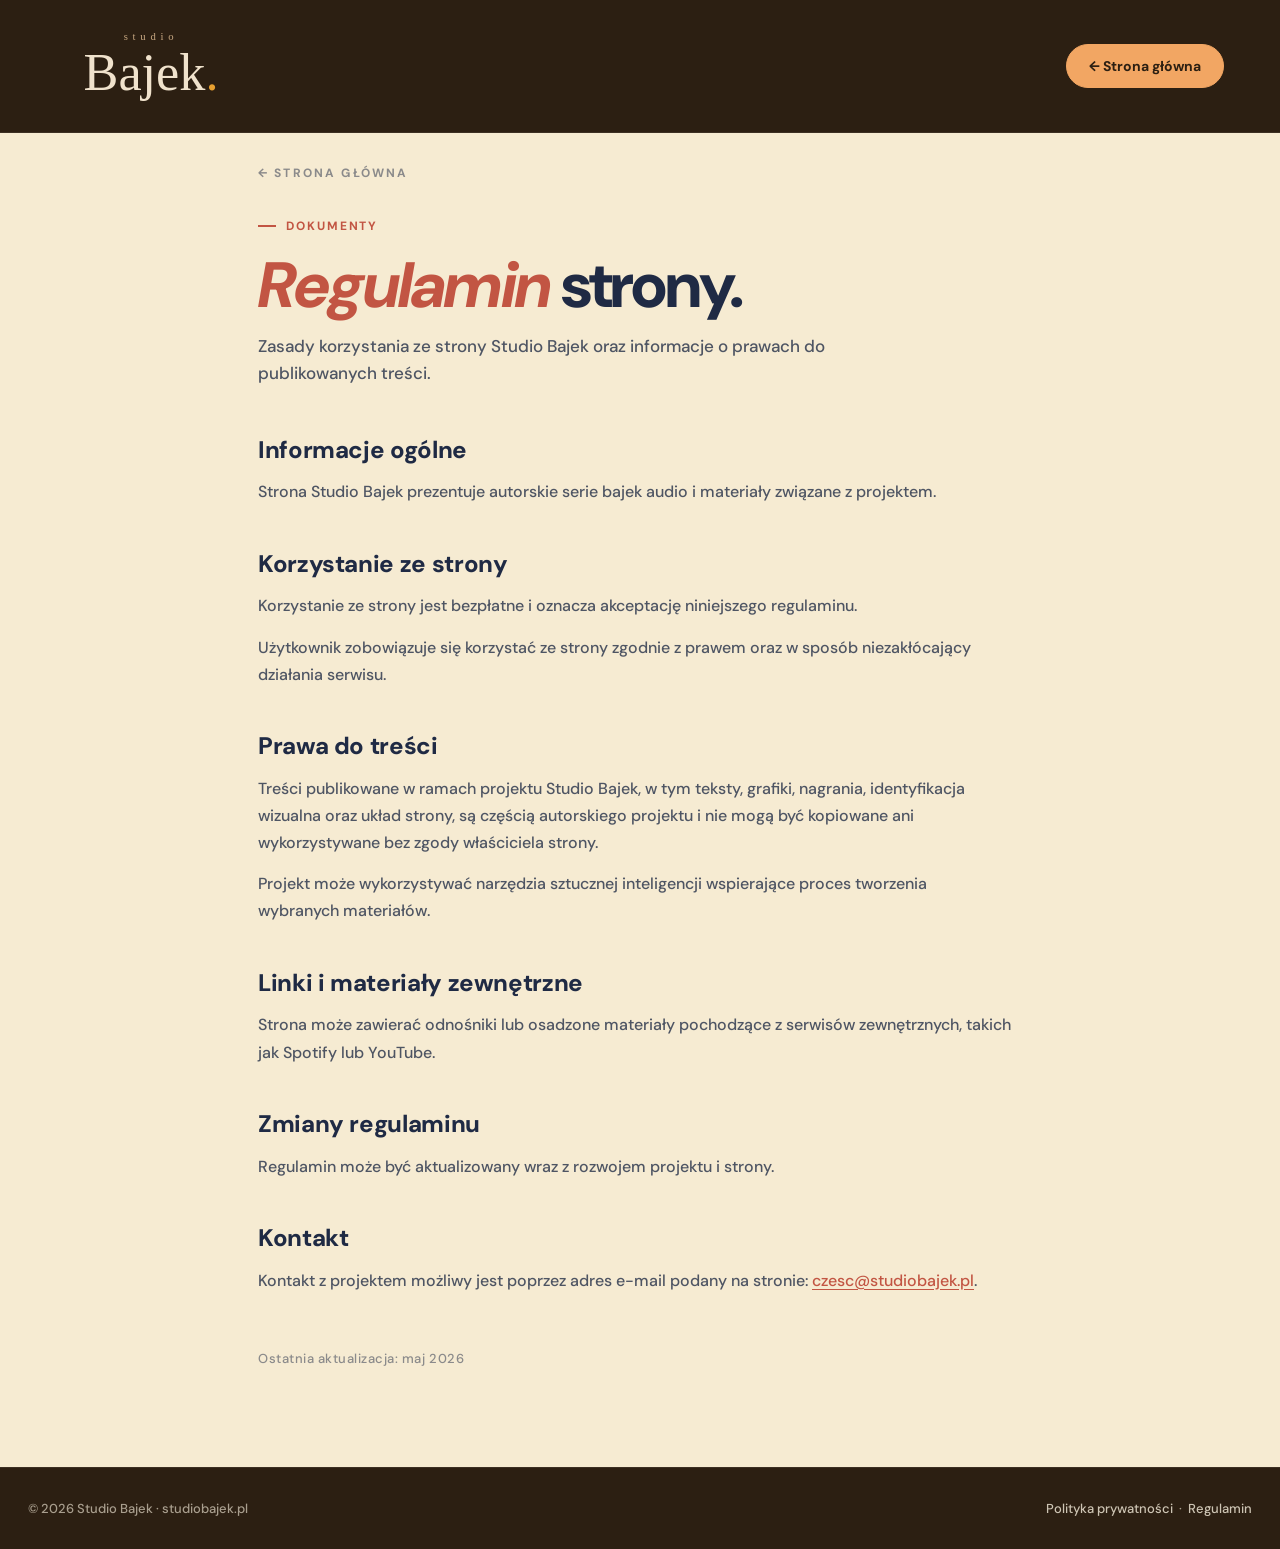
<file: serie/regulamin.html>
<!DOCTYPE html><html lang="pl"><head>
<!-- Google tag (gtag.js) -->
<script async src="https://www.googletagmanager.com/gtag/js?id=G-FXRPXX2EDM"></script>
<script>
  window.dataLayer = window.dataLayer || [];
  function gtag(){dataLayer.push(arguments);}
  gtag('js', new Date());

  gtag('config', 'G-FXRPXX2EDM');
</script>

<meta charset="utf-8">
<meta name="viewport" content="width=device-width,initial-scale=1">
<title>Regulamin — Studio Bajek</title>
<meta name="description" content="Regulamin korzystania ze strony Studio Bajek.">
<meta name="robots" content="noindex, follow">
<link rel="icon" type="image/png" href="../img/favicon.png">
<link rel="preconnect" href="https://fonts.googleapis.com">
<link rel="preconnect" href="https://fonts.gstatic.com" crossorigin="">
<link rel="stylesheet" href="https://fonts.googleapis.com/css2?family=DM+Sans:opsz,wght@9..40,400;9..40,500;9..40,600;9..40,700;9..40,800&display=swap">
<style>
  :root {
    --display: "DM Sans", system-ui, sans-serif;
    --body: "DM Sans", system-ui, sans-serif;
    --paper: #F6EBD2;
    --paper-warm: #FBF3E1;
    --ink: #1F2A44;
    --ink-soft: rgba(31,42,68,0.78);
    --ink-mute: rgba(31,42,68,0.5);
    --line: rgba(31,42,68,0.14);
    --band: #2C1F12;
    --brick: #C25543;
    --amber: #F2A663;
  }
  *,*::before,*::after { box-sizing: border-box; }
  html, body { background: var(--paper); color: var(--ink); margin: 0; padding: 0; }
  body { font-family: var(--body); font-weight: 500; -webkit-font-smoothing: antialiased; }
  a { color: var(--brick); text-decoration: underline; text-underline-offset: 3px; }
  a:hover { text-decoration: none; }
  img { display: block; max-width: 100%; }
  h1, h2, h3 { color: var(--ink); font-weight: 800; letter-spacing: -0.025em; font-family: var(--display); margin: 0; }
  p, li { color: var(--ink-soft); margin: 0; }

  .nav { background: var(--band); border-bottom: 1px solid rgba(251,243,225,0.08); position: sticky; top: 0; z-index: 50; }
  .nav-row { padding: 22px 56px; display: flex; align-items: center; gap: 48px; }
  .brand-logo-img { height: 88px; width: auto; }
  .nav-actions { margin-left: auto; }
  .nav-cta {
    display: inline-flex; align-items: center; gap: 8px;
    padding: 12px 22px; font-weight: 700; font-size: 14px;
    background: var(--amber); color: var(--band);
    border: 1px solid var(--amber); border-radius: 999px;
    text-decoration: none;
  }
  .nav-cta:hover { background: #E89048; border-color: #E89048; }
  @media (max-width: 900px) { .nav-row { padding: 16px 20px; gap: 16px; } .brand-logo-img { height: 64px; } }

  .back-row { max-width: 820px; margin: 0 auto; padding: 28px 28px 0; }
  .back-link {
    display: inline-flex; align-items: center; gap: 8px;
    font-size: 12px; font-weight: 700; letter-spacing: 0.18em;
    text-transform: uppercase; color: var(--ink-mute);
    text-decoration: none;
  }
  .back-link:hover { color: var(--brick); }

  main {
    max-width: 820px;
    margin: 0 auto;
    padding: 32px 28px 100px;
  }
  .eyebrow {
    display: inline-block; font-size: 12px; font-weight: 700;
    letter-spacing: 0.16em; text-transform: uppercase;
    color: var(--brick); padding-left: 28px; position: relative;
    margin-bottom: 18px;
  }
  .eyebrow::before {
    content: ""; position: absolute; left: 0; top: 50%;
    width: 18px; height: 2px; background: var(--brick);
    transform: translateY(-50%);
  }
  main h1 {
    font-size: clamp(40px, 5.4vw, 64px);
    line-height: 1.05; letter-spacing: -0.03em;
    margin-bottom: 14px;
  }
  main .lead {
    font-size: 17px; line-height: 1.6;
    color: var(--ink-soft);
    max-width: 640px;
    margin-bottom: 48px;
    text-wrap: pretty;
  }
  main h2 {
    font-size: 24px;
    line-height: 1.2;
    margin: 44px 0 14px;
    letter-spacing: -0.015em;
  }
  main h2:first-of-type { margin-top: 0; }
  main p {
    font-size: 16px;
    line-height: 1.7;
    margin-bottom: 14px;
    text-wrap: pretty;
  }
  main ul {
    margin: 6px 0 18px;
    padding-left: 22px;
  }
  main li {
    font-size: 16px;
    line-height: 1.65;
    margin-bottom: 6px;
  }
  main hr {
    margin: 56px 0 0;
    border: 0;
    border-top: 1px solid var(--line);
  }
  .meta {
    margin-top: 56px;
    font-size: 13px;
    color: var(--ink-mute);
    letter-spacing: 0.04em;
  }

  .footer { background: var(--band); color: rgba(251,243,225,0.6); padding: 32px 28px; border-top: 1px solid rgba(251,243,225,0.08); }
  .footer-row { max-width: 1240px; margin: 0 auto; display: flex; justify-content: space-between; align-items: center; gap: 16px; flex-wrap: wrap; font-size: 13px; }
  .footer-row a { color: rgba(251,243,225,0.78); text-decoration: none; }
  .footer-row a:hover { color: var(--amber); }

  /* === Mobile burger + drawer === */
  .nav-burger {
    display: none;
    width: 44px; height: 44px;
    flex-direction: column; align-items: center; justify-content: center;
    gap: 5px;
    background: transparent; border: 0; padding: 0; margin-right: 4px;
    cursor: pointer;
  }
  .nav-burger span {
    display: block; width: 22px; height: 2px;
    background: #FBF3E1; border-radius: 2px;
    transition: transform .3s ease, opacity .2s ease;
  }
  .nav.is-open .nav-burger span:nth-child(1) { transform: translateY(7px) rotate(45deg); }
  .nav.is-open .nav-burger span:nth-child(2) { opacity: 0; }
  .nav.is-open .nav-burger span:nth-child(3) { transform: translateY(-7px) rotate(-45deg); }
  .mobile-drawer {
    display: none;
    position: absolute;
    top: 100%; left: 0; right: 0;
    background: var(--band);
    border-top: 1px solid rgba(251,243,225,0.08);
    box-shadow: 0 24px 48px -16px rgba(0,0,0,0.4);
    max-height: 0;
    overflow: hidden;
    transition: max-height .35s cubic-bezier(.65,.05,.36,1);
  }
  .nav.is-open .mobile-drawer { max-height: 80vh; }
  .mobile-drawer-inner {
    display: flex; flex-direction: column;
    padding: 20px 28px 28px;
    gap: 4px;
  }
  .md-link {
    display: flex; align-items: baseline; gap: 14px;
    padding: 18px 4px;
    border-bottom: 1px solid rgba(251,243,225,0.08);
    text-decoration: none;
    font-family: var(--display);
  }
  .md-link:last-of-type { border-bottom: 0; }
  .md-link .ch-num {
    font-style: italic; font-weight: 400;
    font-size: 15px; color: rgba(232, 160, 48, 0.85);
    min-width: 28px;
  }
  .md-link .ch-label {
    font-size: 22px; font-weight: 600; color: #FBF3E1;
    letter-spacing: -0.01em;
  }
  .md-cta {
    margin-top: 20px;
    width: 100%;
    justify-content: center;
    padding: 16px 22px !important;
    font-size: 16px;
    background: #F2A663;
    color: var(--band) !important;
    border: 1px solid #F2A663;
    border-radius: 999px;
    font-weight: 700;
    display: inline-flex;
    align-items: center;
    gap: 8px;
  }
  @media (max-width: 760px) {
    .nav-burger { display: inline-flex; }
    .nav .nav-chapters,
    .nav .nav-actions { display: none !important; }
    .mobile-drawer { display: block; }
    .nav .nav-row {
      position: relative !important;
      justify-content: center !important;
      gap: 0 !important;
      padding: 14px 20px !important;
      min-height: 64px;
    }
    .nav .nav-burger {
      position: absolute !important;
      left: 16px !important;
      top: 50% !important;
      transform: translateY(-50%);
    }
    .nav .brand-link { margin: 0 !important; }
  }

</style>
</head>
<body>

<nav class="nav">
  <div class="nav-row">
    <button class="nav-burger" type="button" aria-label="Otwórz menu" aria-expanded="false" aria-controls="mobile-drawer">
      <span></span><span></span><span></span>
    </button>
    <a href="../index.html" class="brand-link" aria-label="Studio Bajek">
      <img class="brand-logo-img" src="../img/studio_bajek_wordmark_v2.svg" alt="Studio Bajek">
    </a>
    <div class="nav-actions">
      <a class="nav-cta" href="../index.html">← Strona główna</a>
    </div>
  </div>
  <div class="mobile-drawer" id="mobile-drawer" aria-hidden="true">
    <div class="mobile-drawer-inner">
      <a href="../index.html#serie" class="md-link"><span class="ch-num">01</span><span class="ch-label">Bajki</span></a>
      <a href="../index.html#o-serii" class="md-link"><span class="ch-num">02</span><span class="ch-label">Filozofia</span></a>
      <a href="../index.html#o-mnie" class="md-link"><span class="ch-num">03</span><span class="ch-label">O mnie</span></a>
      <a href="mailto:czesc@studiobajek.pl" class="md-link"><span class="ch-num">04</span><span class="ch-label">Kontakt</span></a>
      <a class="md-cta" href="../index.html#serie">Posłuchaj →</a>
    </div>
  </div>
</nav>

<div class="back-row">
  <a class="back-link" href="../index.html">← Strona główna</a>
</div>

<main>
  <div class="eyebrow">Dokumenty</div>
  <h1><em style="color:#C25543;font-style:italic;">Regulamin</em> strony.</h1>
  <p class="lead">Zasady korzystania ze strony Studio Bajek oraz informacje o prawach do publikowanych treści.</p>

  
<h2>Informacje ogólne</h2>
<p>Strona Studio Bajek prezentuje autorskie serie bajek audio i materiały związane z projektem.</p>

<h2>Korzystanie ze strony</h2>
<p>Korzystanie ze strony jest bezpłatne i oznacza akceptację niniejszego regulaminu.</p>
<p>Użytkownik zobowiązuje się korzystać ze strony zgodnie z prawem oraz w sposób niezakłócający działania serwisu.</p>

<h2>Prawa do treści</h2>
<p>Treści publikowane w ramach projektu Studio Bajek, w tym teksty, grafiki, nagrania, identyfikacja wizualna oraz układ strony, są częścią autorskiego projektu i nie mogą być kopiowane ani wykorzystywane bez zgody właściciela strony.</p>
<p>Projekt może wykorzystywać narzędzia sztucznej inteligencji wspierające proces tworzenia wybranych materiałów.</p>

<h2>Linki i materiały zewnętrzne</h2>
<p>Strona może zawierać odnośniki lub osadzone materiały pochodzące z serwisów zewnętrznych, takich jak Spotify lub YouTube.</p>

<h2>Zmiany regulaminu</h2>
<p>Regulamin może być aktualizowany wraz z rozwojem projektu i strony.</p>

<h2>Kontakt</h2>
<p>Kontakt z projektem możliwy jest poprzez adres e-mail podany na stronie: <a href="mailto:czesc@studiobajek.pl">czesc@studiobajek.pl</a>.</p>


  <div class="meta">Ostatnia aktualizacja: maj 2026</div>
</main>

<footer class="footer">
  <div class="footer-row">
    <div>© 2026 Studio Bajek · studiobajek.pl</div>
    <div>
      <a href="polityka-prywatnosci.html">Polityka prywatności</a>
      &nbsp;·&nbsp;
      <a href="regulamin.html">Regulamin</a>
    </div>
  </div>
</footer>

<script>
  (function () {
    const nav = document.querySelector('nav.nav');
    const burger = nav && nav.querySelector('.nav-burger');
    const drawer = document.getElementById('mobile-drawer');
    if (!nav || !burger || !drawer) return;
    const close = () => {
      nav.classList.remove('is-open');
      burger.setAttribute('aria-expanded', 'false');
      drawer.setAttribute('aria-hidden', 'true');
    };
    burger.addEventListener('click', () => {
      const isOpen = nav.classList.toggle('is-open');
      burger.setAttribute('aria-expanded', isOpen ? 'true' : 'false');
      drawer.setAttribute('aria-hidden', isOpen ? 'false' : 'true');
    });
    drawer.querySelectorAll('a').forEach(a => a.addEventListener('click', close));
    document.addEventListener('keydown', e => { if (e.key === 'Escape') close(); });
  })();
</script>
</body></html>
</file>
<file: styles-nocna.css>
/* ===========================================================
   Miśka i Ptyś — wersja "Nocna" / Storybook nocturne
   Dark navy with cream paper cards, amber moon glow.
   Editorial, atmospheric, bedtime-coded.
   =========================================================== */

:root {
  --night-1: #0B1530;
  --night-2: #15244B;
  --night-3: #1E3163;
  --cream:   #F4EAD0;
  --cream-2: #EADAB0;
  --amber:   #F2B23A;
  --amber-deep: #D78B1F;
  --brick:   #C25543;
  --teal:    #5C8A86;
  --plum:    #7C4F6F;

  --ink-dark:  #0B1530;
  --ink-soft:  rgba(244, 234, 208, 0.78);
  --ink-mute:  rgba(244, 234, 208, 0.55);

  --display: "Newsreader", "Times New Roman", serif;
  --body:    "Outfit", system-ui, sans-serif;
  --hand:    "Outfit", system-ui, sans-serif;

  --r-sm: 10px;
  --r-md: 18px;
  --r-lg: 28px;
  --r-xl: 40px;

  --line: rgba(244, 234, 208, 0.14);
  --line-strong: rgba(244, 234, 208, 0.3);

  --shadow-1: 0 6px 24px rgba(0,0,0,0.35);
  --shadow-2: 0 16px 48px rgba(0,0,0,0.45);
  --shadow-3: 0 30px 80px rgba(0,0,0,0.55);
  --glow:     0 0 80px rgba(242, 178, 58, 0.35);

  /* Aliases used by existing components */
  --bg: var(--night-1);
  --bg-warm: var(--night-2);
  --bg-card: var(--night-2);
  --ink: var(--cream);
  --accent: var(--amber);
  --accent-deep: var(--amber-deep);
  --accent-tint: rgba(242, 178, 58, 0.18);
  --butter: var(--amber);
  --butter-soft: rgba(242, 178, 58, 0.16);
  --sage: var(--teal);
  --sage-soft: rgba(92, 138, 134, 0.2);
  --sky: #5E7BC9;
  --sky-soft: rgba(94, 123, 201, 0.2);
  --plum-soft: rgba(124, 79, 111, 0.22);
  --display-font: var(--display);
  --body-font: var(--body);
  --hand-font: var(--hand);
}

* { box-sizing: border-box; }

html, body { margin: 0; padding: 0; }

body {
  background: var(--night-1);
  color: var(--cream);
  font-family: var(--body);
  font-size: 16px;
  line-height: 1.55;
  letter-spacing: -0.005em;
  -webkit-font-smoothing: antialiased;
  text-rendering: optimizeLegibility;
  background-image:
    radial-gradient(ellipse 1200px 600px at 80% -100px, rgba(242, 178, 58, 0.18), transparent 60%),
    radial-gradient(ellipse 800px 400px at 0% 30%, rgba(92, 138, 134, 0.12), transparent 60%);
  background-attachment: fixed;
}

/* Star scatter */
body::before {
  content: "";
  position: fixed;
  inset: 0;
  pointer-events: none;
  z-index: 0;
  background-image:
    radial-gradient(1.5px 1.5px at 12% 18%, rgba(244,234,208,0.7), transparent 50%),
    radial-gradient(1px 1px at 28% 70%, rgba(244,234,208,0.6), transparent 50%),
    radial-gradient(2px 2px at 52% 22%, rgba(244,234,208,0.5), transparent 50%),
    radial-gradient(1px 1px at 73% 60%, rgba(244,234,208,0.7), transparent 50%),
    radial-gradient(1.5px 1.5px at 88% 12%, rgba(244,234,208,0.6), transparent 50%),
    radial-gradient(1px 1px at 41% 90%, rgba(244,234,208,0.4), transparent 50%),
    radial-gradient(1.5px 1.5px at 92% 78%, rgba(244,234,208,0.7), transparent 50%),
    radial-gradient(1px 1px at 8% 88%, rgba(244,234,208,0.5), transparent 50%);
  background-size: 100% 100%;
  opacity: 0.9;
}

#root { position: relative; z-index: 1; }

a { color: inherit; text-decoration: none; }

.shell { max-width: 1240px; margin: 0 auto; padding: 0 28px; }

/* Section eyebrow — small caps with line */
.section-eyebrow {
  display: inline-flex;
  align-items: center;
  gap: 14px;
  font-family: var(--body);
  font-size: 11px;
  font-weight: 700;
  letter-spacing: 0.22em;
  text-transform: uppercase;
  color: var(--amber);
  margin-bottom: 18px;
}
.section-eyebrow::before {
  content: "";
  display: inline-block;
  width: 32px; height: 1px;
  background: currentColor;
  opacity: 0.6;
}

/* Display headings — editorial Fraunces */
h1, h2, h3, h4, h5 { margin: 0; color: var(--cream); font-family: var(--display); font-weight: 500; letter-spacing: -0.02em; line-height: 1.1; }
h1 { font-size: clamp(44px, 5.4vw, 78px); font-weight: 500; }
h2 { font-size: clamp(34px, 3.8vw, 56px); font-weight: 500; }
h3 { font-size: 24px; line-height: 1.25; font-weight: 600; }
h1 em, h2 em, h3 em { font-style: normal; color: var(--amber); font-weight: 500; }

p { color: var(--ink-soft); line-height: 1.65; }

/* ---------- Buttons ---------- */
.btn {
  display: inline-flex; align-items: center; gap: 10px;
  padding: 12px 20px;
  border-radius: 999px;
  border: 1px solid var(--line-strong);
  background: transparent;
  color: var(--cream);
  font-family: var(--body);
  font-size: 14px;
  font-weight: 600;
  cursor: pointer;
  transition: transform .15s ease, box-shadow .2s ease, background .2s ease, border-color .2s ease;
}
.btn:hover { transform: translateY(-1px); border-color: var(--cream); }
.btn.lg { padding: 16px 26px; font-size: 16px; }
.btn.primary {
  background: var(--cream);
  color: var(--night-1);
  border-color: var(--cream);
}
.btn.primary:hover { transform: translateY(-1px); background: #fff; }
.btn.ghost { background: rgba(244, 234, 208, 0.06); }
.btn.spotify {
  background: #1DB954; color: #fff; border-color: #1DB954;
}
.btn.spotify:hover { background: #1ed760; }
.btn.youtube {
  background: var(--brick); color: #fff; border-color: var(--brick);
}
.btn.youtube:hover { background: #d6604d; }

.logo-dot {
  width: 22px; height: 22px;
  border-radius: 50%;
  display: inline-grid; place-items: center;
  color: white;
  flex: none;
}

/* ---------- Nav ---------- */
.nav {
  position: sticky;
  top: 0;
  z-index: 50;
  background: rgba(11, 21, 48, 0.85);
  backdrop-filter: blur(16px);
  border-bottom: 1px solid var(--line);
}
.nav-row {
  display: flex; align-items: center; justify-content: space-between;
  padding: 18px 28px;
  gap: 24px;
}
.brand {
  display: inline-flex; align-items: center; gap: 12px;
  font-family: var(--display);
  font-style: italic;
  font-size: 22px;
  color: var(--cream);
}
.brand-mark {
  width: 36px; height: 36px;
  border-radius: 50%;
  display: grid; place-items: center;
  background: var(--amber);
  color: var(--night-1);
}
.nav-links {
  display: flex; gap: 28px;
  font-size: 14px;
  font-weight: 500;
  color: var(--ink-soft);
}
.nav-links a:hover { color: var(--amber); }
.nav-actions { display: flex; gap: 10px; align-items: center; }
@media (max-width: 900px) { .nav-links { display: none; } }

/* ---------- Hero ---------- */
.hero { padding: 80px 28px 100px; position: relative; }
.hero-grid {
  display: grid;
  grid-template-columns: 1.05fr 0.95fr;
  gap: 64px;
  align-items: center;
}
@media (max-width: 980px) { .hero-grid { grid-template-columns: 1fr; gap: 40px; } }

.hero-eyebrow {
  display: inline-flex; align-items: center; gap: 10px;
  padding: 8px 14px;
  border-radius: 999px;
  background: rgba(242, 178, 58, 0.12);
  border: 1px solid rgba(242, 178, 58, 0.3);
  color: var(--amber);
  font-size: 12px;
  font-weight: 600;
  letter-spacing: 0.06em;
  margin-bottom: 28px;
}
.hero-eyebrow .dot { display: inline-grid; place-items: center; }

.hero h1 {
  letter-spacing: -0.035em;
  font-weight: 400;
}
.hero-lead {
  margin-top: 28px;
  font-size: 19px;
  line-height: 1.55;
  color: var(--ink-soft);
  max-width: 520px;
}
.hero-ctas {
  margin-top: 36px;
  display: flex; gap: 12px;
  flex-wrap: wrap;
}
.hero-meta {
  margin-top: 56px;
  display: flex;
  gap: 48px;
  flex-wrap: wrap;
  padding-top: 28px;
  border-top: 1px solid var(--line);
}
.hero-meta div { font-size: 13px; color: var(--ink-mute); }
.hero-meta strong {
  display: block;
  font-family: var(--display);
  font-size: 36px;
  font-weight: 400;
  color: var(--cream);
  margin-bottom: 2px;
}

/* Hero scene — moon-frame card */
.hero-scene {
  position: relative;
  aspect-ratio: 4/5;
  border-radius: var(--r-xl);
  overflow: visible;
  isolation: isolate;
}
.hero-scene::before {
  content: "";
  position: absolute;
  inset: -40px;
  background: radial-gradient(ellipse at center, rgba(242, 178, 58, 0.45), transparent 65%);
  z-index: -1;
  border-radius: 50%;
}
.hero-scene .hero-img {
  width: 100%; height: 100%;
  object-fit: cover; object-position: center 25%;
  display: block;
  border-radius: var(--r-xl);
  background: var(--cream);
  box-shadow: var(--shadow-3);
  border: 6px solid var(--cream);
}
.hero-scene-tag {
  position: absolute;
  bottom: -22px;
  left: 50%;
  transform: translateX(-50%);
  display: inline-flex; align-items: center; gap: 12px;
  background: var(--cream);
  color: var(--night-1);
  padding: 12px 22px;
  border-radius: 999px;
  font-size: 13px;
  font-weight: 700;
  box-shadow: var(--shadow-2);
  white-space: nowrap;
  z-index: 5;
}
.hero-scene-tag .play {
  width: 26px; height: 26px;
  background: var(--brick);
  color: white;
  border-radius: 50%;
  display: grid; place-items: center;
}
.sticky-note {
  position: absolute;
  top: -10px;
  right: -28px;
  background: var(--amber);
  color: var(--night-1);
  padding: 18px 22px;
  font-family: var(--hand);
  font-size: 22px;
  line-height: 1.25;
  max-width: 230px;
  border-radius: 4px;
  transform: rotate(4deg);
  box-shadow: 0 12px 28px rgba(0,0,0,0.4);
  z-index: 6;
}
@media (max-width: 980px) {
  .sticky-note { right: 8px; top: -20px; }
}

/* Decorative moon */
.hero::before {
  content: "";
  position: absolute;
  width: 180px; height: 180px;
  border-radius: 50%;
  background: radial-gradient(circle at 35% 35%, var(--cream) 0%, var(--cream-2) 60%, var(--amber-deep) 100%);
  top: 60px; left: -60px;
  opacity: 0.18;
  filter: blur(2px);
  pointer-events: none;
}

/* ---------- Platforms ---------- */
.platforms { padding: 32px 28px; border-top: 1px solid var(--line); border-bottom: 1px solid var(--line); }
.platforms-row {
  display: flex;
  align-items: center;
  flex-wrap: wrap;
  gap: 14px;
  justify-content: center;
}
.platforms-label {
  font-size: 11px;
  letter-spacing: 0.22em;
  text-transform: uppercase;
  color: var(--ink-mute);
  margin-right: 16px;
}
.platform-pill {
  display: inline-flex; align-items: center; gap: 10px;
  padding: 10px 16px 10px 10px;
  border: 1px solid var(--line-strong);
  border-radius: 999px;
  font-size: 14px;
  font-weight: 500;
  transition: border-color .2s ease, transform .15s ease;
}
.platform-pill:hover { border-color: var(--amber); transform: translateY(-1px); }
.platform-pill .logo {
  width: 26px; height: 26px;
  border-radius: 50%;
  display: grid; place-items: center;
  color: white;
}

/* ---------- Section ---------- */
.section { padding: 110px 28px; }
.section-head {
  display: grid;
  grid-template-columns: 1fr 1fr;
  gap: 56px;
  align-items: end;
  margin-bottom: 56px;
}
@media (max-width: 900px) { .section-head { grid-template-columns: 1fr; gap: 24px; } }
.section-lead {
  font-size: 17px;
  color: var(--ink-soft);
  max-width: 480px;
  line-height: 1.6;
}

/* ---------- About series cards ---------- */
.about-grid {
  display: grid;
  grid-template-columns: repeat(3, 1fr);
  gap: 0;
  border-top: 1px solid var(--line);
  border-bottom: 1px solid var(--line);
}
@media (max-width: 900px) { .about-grid { grid-template-columns: 1fr; } }

.about-card {
  padding: 40px 36px;
  border-right: 1px solid var(--line);
  position: relative;
}
.about-card:last-child { border-right: none; }
@media (max-width: 900px) { .about-card { border-right: none; border-bottom: 1px solid var(--line); } }
.about-card .glyph {
  width: 56px; height: 56px;
  background: var(--amber);
  color: var(--night-1);
  border-radius: 50%;
  display: grid; place-items: center;
  margin-bottom: 24px;
}
.about-card h3 { color: var(--cream); margin-bottom: 12px; font-size: 26px; }
.about-card p { color: var(--ink-soft); font-size: 15px; }

/* ---------- Characters ---------- */
.chars {
  display: grid;
  grid-template-columns: repeat(5, 1fr);
  gap: 20px;
}
@media (max-width: 1100px) { .chars { grid-template-columns: repeat(3, 1fr); } }
@media (max-width: 700px)  { .chars { grid-template-columns: repeat(2, 1fr); } }

.char-card {
  text-align: center;
  background: var(--night-2);
  border: 1px solid var(--line);
  border-radius: var(--r-md);
  padding: 24px 20px 28px;
  transition: transform .2s ease, border-color .2s ease;
}
.char-card:hover { transform: translateY(-4px); border-color: var(--amber); }
.char-portrait {
  aspect-ratio: 1;
  border-radius: 50%;
  display: grid; place-items: center;
  margin-bottom: 18px;
  background: var(--night-3);
  border: 2px solid var(--amber);
}
.char-role {
  font-size: 11px;
  letter-spacing: 0.18em;
  text-transform: uppercase;
  color: var(--amber);
  margin-bottom: 6px;
  font-weight: 600;
}
.char-name { font-size: 28px; margin-bottom: 8px; }
.char-blurb { font-size: 13px; color: var(--ink-soft); line-height: 1.5; }

/* ---------- Episodes ---------- */
.eps-tabs {
  display: inline-flex;
  gap: 8px;
  padding: 6px;
  background: var(--night-2);
  border-radius: 999px;
  border: 1px solid var(--line);
}
.eps-tabs button {
  border: none;
  background: transparent;
  color: var(--ink-soft);
  font-family: var(--body);
  font-size: 13px;
  font-weight: 600;
  padding: 8px 16px;
  border-radius: 999px;
  cursor: pointer;
}
.eps-tabs button.active { background: var(--cream); color: var(--night-1); }

.eps-grid {
  display: grid;
  grid-template-columns: repeat(3, 1fr);
  gap: 32px;
}
@media (max-width: 1000px) { .eps-grid { grid-template-columns: repeat(2, 1fr); } }
@media (max-width: 640px)  { .eps-grid { grid-template-columns: 1fr; } }

.ep-card {
  position: relative;
  background: transparent;
  border-radius: 0;
  overflow: visible;
  transition: transform .2s ease;
}
.ep-card:hover { transform: translateY(-6px); }

.ep-art {
  display: block;
  aspect-ratio: 1;
  border-radius: var(--r-md);
  overflow: hidden;
  position: relative;
  border: 1px solid var(--line);
  box-shadow: var(--shadow-2);
}
.ep-art img { width: 100%; height: 100%; object-fit: cover; display: block; }
.ep-art::after {
  content: "";
  position: absolute; inset: 0;
  background: linear-gradient(180deg, transparent 60%, rgba(11,21,48,0.55));
  pointer-events: none;
}
.ep-num {
  position: absolute;
  top: 14px; left: 14px;
  background: var(--cream);
  color: var(--night-1);
  font-family: var(--body);
  font-size: 11px;
  font-weight: 700;
  letter-spacing: 0.1em;
  text-transform: uppercase;
  padding: 6px 11px;
  border-radius: 999px;
  z-index: 2;
}
.ep-num.right { left: auto; right: 14px; background: var(--amber); }

.ep-body { padding: 22px 4px 0; }
.ep-title {
  font-family: var(--display);
  font-size: 26px;
  font-weight: 400;
  letter-spacing: -0.02em;
  color: var(--cream);
  margin: 0 0 10px;
  line-height: 1.15;
}
.ep-meta {
  display: flex; gap: 8px; align-items: center;
  margin-top: 14px;
  font-size: 13px;
  color: var(--ink-mute);
  font-weight: 500;
}
.ep-tag {
  background: var(--amber);
  color: var(--night-1);
  font-size: 10px;
  font-weight: 700;
  letter-spacing: 0.12em;
  text-transform: uppercase;
  padding: 3px 8px;
  border-radius: 999px;
}
.ep-actions { display: flex; gap: 8px; margin-top: 16px; }
.ep-link {
  display: inline-flex; align-items: center; gap: 8px;
  padding: 8px 14px 8px 8px;
  border-radius: 999px;
  background: rgba(244, 234, 208, 0.08);
  border: 1px solid var(--line);
  font-size: 13px;
  font-weight: 600;
  color: var(--cream);
  transition: background .2s ease, transform .15s ease;
}
.ep-link:hover { background: rgba(244, 234, 208, 0.16); transform: translateY(-1px); }

/* ---------- About Me ---------- */
.aboutme {
  display: grid;
  grid-template-columns: 0.85fr 1.15fr;
  gap: 64px;
  align-items: center;
  background: var(--cream);
  color: var(--night-1);
  border-radius: var(--r-lg);
  padding: 64px;
  position: relative;
  box-shadow: var(--shadow-3);
}
@media (max-width: 900px) { .aboutme { grid-template-columns: 1fr; padding: 36px; gap: 32px; } }
.aboutme::before {
  content: "";
  position: absolute;
  inset: -1px;
  border-radius: var(--r-lg);
  border: 1px solid var(--cream-2);
  pointer-events: none;
}
.aboutme-photo {
  position: relative;
  aspect-ratio: 4/5;
  transform: rotate(-2.5deg);
  filter: drop-shadow(0 14px 30px rgba(0,0,0,0.25));
}
.photo-slot {
  width: 100%; height: 100%;
  border-radius: 6px;
  background:
    repeating-linear-gradient(45deg, rgba(11,21,48,0.06) 0 12px, rgba(11,21,48,0.02) 12px 24px),
    var(--cream-2);
  border: 2px dashed var(--night-2);
  display: flex; flex-direction: column;
  align-items: center; justify-content: center;
  gap: 6px;
  font-family: var(--display);
  font-style: italic;
  font-size: 22px;
  color: var(--night-2);
}
.photo-slot small {
  font-family: var(--body); font-style: normal;
  font-size: 11px; font-weight: 700;
  letter-spacing: 0.18em; text-transform: uppercase;
  color: rgba(11,21,48,0.55);
}
.aboutme-tape {
  position: absolute;
  width: 110px; height: 30px;
  background: rgba(242, 178, 58, 0.65);
  top: -16px; left: 50%;
  transform: translateX(-50%) rotate(-3deg);
  border-radius: 2px;
  z-index: 4;
}

.aboutme-body { color: var(--night-1); }
.aboutme-body .section-eyebrow { color: var(--brick); }
.aboutme-body .section-eyebrow::before { background: var(--brick); }
.aboutme-body h2 { color: var(--night-1); margin-bottom: 22px; }
.aboutme-body h2 em { color: var(--brick); }
.aboutme-body p {
  color: rgba(11,21,48,0.78);
  font-size: 17px; line-height: 1.65;
  margin: 0 0 16px;
  max-width: 540px;
}
.aboutme-sig {
  font-family: var(--hand) !important;
  font-size: 24px !important;
  color: var(--night-1) !important;
  line-height: 1.35 !important;
  padding: 18px 22px;
  background: rgba(242, 178, 58, 0.35);
  border-radius: var(--r-sm);
  margin-top: 8px !important;
}
.aboutme-meta {
  display: flex; gap: 36px; flex-wrap: wrap;
  margin-top: 32px; padding-top: 24px;
  border-top: 1px dashed rgba(11,21,48,0.2);
}
.aboutme-meta div { font-size: 13px; color: rgba(11,21,48,0.6); }
.aboutme-meta strong {
  display: block;
  font-family: var(--display);
  font-size: 32px; font-weight: 400;
  color: var(--brick);
}

/* ---------- Parents ---------- */
.parents {
  display: grid;
  grid-template-columns: 1fr 0.9fr;
  gap: 80px;
  align-items: center;
}
@media (max-width: 900px) { .parents { grid-template-columns: 1fr; gap: 40px; } }
.pillars { display: grid; gap: 22px; margin-top: 32px; max-width: 520px; }
.pillar {
  display: flex; gap: 16px;
  padding: 20px;
  background: rgba(244, 234, 208, 0.04);
  border: 1px solid var(--line);
  border-radius: var(--r-md);
}
.pillar:hover { border-color: var(--amber); }
.pillar .check {
  flex: none;
  width: 32px; height: 32px;
  border-radius: 50%;
  background: var(--amber);
  color: var(--night-1);
  display: grid; place-items: center;
}
.pillar h4 { font-family: var(--display); font-size: 19px; font-weight: 500; color: var(--cream); margin: 0 0 6px; }
.pillar p { font-size: 14px; color: var(--ink-soft); margin: 0; }
.parents-art {
  aspect-ratio: 4/5;
  border-radius: var(--r-lg);
  background: var(--night-2);
  border: 1px solid var(--line);
  position: relative;
  overflow: hidden;
}
.parents-art svg { width: 100%; height: 100%; display: block; }

/* ---------- Newsletter ---------- */
.newsletter {
  margin: 60px auto 80px;
  max-width: 900px;
  text-align: center;
  background:
    radial-gradient(ellipse 80% 60% at 50% 0%, rgba(242,178,58,0.18), transparent 70%),
    var(--night-2);
  border: 1px solid var(--line);
  border-radius: var(--r-lg);
  padding: 64px 32px;
  position: relative;
  overflow: hidden;
}
.newsletter::before {
  content: "";
  position: absolute;
  width: 140px; height: 140px;
  border-radius: 50%;
  background: radial-gradient(circle at 35% 35%, var(--cream), var(--amber-deep));
  top: -50px; right: -40px;
  opacity: 0.5;
  filter: blur(2px);
}
.newsletter h2 em { color: var(--amber); }
.newsletter p { max-width: 560px; margin: 18px auto 0; color: var(--ink-soft); }
.newsletter-form {
  display: flex; gap: 10px; max-width: 480px;
  margin: 32px auto 16px;
  flex-wrap: wrap;
}
.newsletter-form input {
  flex: 1; min-width: 200px;
  padding: 16px 20px;
  background: var(--night-1);
  border: 1px solid var(--line-strong);
  border-radius: 999px;
  font-family: var(--body);
  font-size: 15px;
  color: var(--cream);
}
.newsletter-form input::placeholder { color: var(--ink-mute); }
.newsletter-form input:focus { outline: none; border-color: var(--amber); }
.newsletter .small { font-size: 12px; color: var(--ink-mute); }

/* ---------- FAQ ---------- */
.faq { max-width: 820px; }
.faq-item {
  border-top: 1px solid var(--line);
  padding: 4px 0;
}
.faq-item:last-child { border-bottom: 1px solid var(--line); }
.faq-q {
  width: 100%;
  display: flex; justify-content: space-between; align-items: center;
  background: transparent;
  border: none;
  padding: 24px 4px;
  font-family: var(--display);
  font-size: 24px;
  font-weight: 400;
  letter-spacing: -0.02em;
  color: var(--cream);
  text-align: left;
  cursor: pointer;
}
.faq-q .plus {
  width: 32px; height: 32px;
  border-radius: 50%;
  background: var(--night-2);
  border: 1px solid var(--line);
  display: grid; place-items: center;
  color: var(--amber);
  transition: transform .2s ease;
}
.faq-item.open .plus { transform: rotate(45deg); background: var(--amber); color: var(--night-1); border-color: var(--amber); }
.faq-a {
  max-height: 0; overflow: hidden;
  color: var(--ink-soft);
  font-size: 16px;
  line-height: 1.65;
  transition: max-height .3s ease, padding .3s ease;
  padding: 0 4px;
}
.faq-item.open .faq-a { max-height: 400px; padding: 0 4px 24px; }

/* ---------- Footer ---------- */
.footer {
  background: var(--night-2);
  border-top: 1px solid var(--line);
  padding: 64px 0 40px;
  margin-top: 40px;
}
.footer-row {
  display: grid;
  grid-template-columns: 1.3fr 1fr 1fr 1fr;
  gap: 40px;
}
@media (max-width: 800px) { .footer-row { grid-template-columns: repeat(2, 1fr); } }
.footer-col h5 {
  font-family: var(--body);
  font-size: 11px; font-weight: 700;
  letter-spacing: 0.18em; text-transform: uppercase;
  color: var(--amber);
  margin: 0 0 14px;
}
.footer-col a {
  display: block;
  font-size: 14px;
  color: var(--ink-soft);
  margin-bottom: 8px;
}
.footer-col a:hover { color: var(--amber); }
.footer-bottom {
  display: flex; justify-content: space-between; align-items: center;
  padding-top: 32px;
  margin-top: 40px;
  border-top: 1px solid var(--line);
  font-size: 12px;
  color: var(--ink-mute);
  flex-wrap: wrap; gap: 12px;
}

/* ---------- Series tiles (landing) ---------- */
.series-tiles {
  display: grid;
  grid-template-columns: repeat(3, 1fr);
  gap: 28px;
}
@media (max-width: 1000px) { .series-tiles { grid-template-columns: 1fr; } }

.series-tile {
  position: relative;
  display: flex; flex-direction: column;
  background: var(--night-2);
  border: 1px solid var(--line);
  border-radius: var(--r-lg);
  overflow: hidden;
  text-decoration: none;
  color: var(--cream);
  transition: transform .25s ease, border-color .25s ease, box-shadow .25s ease;
}
.series-tile:hover { transform: translateY(-6px); border-color: var(--amber); box-shadow: var(--shadow-3); }
.series-tile .tile-art {
  aspect-ratio: 4/3;
  position: relative;
  overflow: hidden;
}
.series-tile .tile-art img { width: 100%; height: 100%; object-fit: cover; display: block; }
.series-tile .tile-art svg { width: 100%; height: 100%; display: block; }
.series-tile .tile-num {
  position: absolute; top: 16px; left: 16px;
  width: 40px; height: 40px;
  border-radius: 50%;
  background: var(--cream);
  color: var(--night-1);
  display: grid; place-items: center;
  font-family: var(--display);
  font-style: italic;
  font-size: 22px;
  z-index: 2;
}
.series-tile .tile-body { padding: 28px 28px 32px; flex: 1; display: flex; flex-direction: column; }
.series-tile .tile-eyebrow {
  font-size: 11px; letter-spacing: 0.18em; text-transform: uppercase;
  color: var(--amber); font-weight: 700;
  margin-bottom: 10px;
}
.series-tile h3 {
  font-size: 32px;
  margin-bottom: 12px;
  color: var(--cream);
  letter-spacing: -0.025em;
}
.series-tile p { font-size: 15px; color: var(--ink-soft); margin: 0; flex: 1; }
.series-tile .tile-cta {
  margin-top: 22px;
  display: inline-flex; align-items: center; gap: 8px;
  font-size: 14px; font-weight: 700;
  color: var(--amber);
  letter-spacing: 0.02em;
}
.series-tile:hover .tile-cta { gap: 14px; }

/* ---------- Series detail block ---------- */
.series-block { padding: 100px 28px; border-top: 1px solid var(--line); position: relative; }
.series-block + .series-block { border-top: 1px solid var(--line); }
.series-block.warm { background: var(--cream); color: var(--night-1); }
.series-block.warm h1, .series-block.warm h2, .series-block.warm h3 { color: var(--night-1); }
.series-block.warm p { color: rgba(11,21,48,0.78); }
.series-block.warm .section-eyebrow { color: var(--brick); }
.series-block.warm .section-eyebrow::before { background: var(--brick); }
.series-block.warm h2 em { color: var(--brick); }
.series-block.forest { background: linear-gradient(180deg, #102a26 0%, #0f1f1c 100%); }
.series-block.forest .section-eyebrow { color: #93c5a8; }
.series-block.forest h2 em { color: #93c5a8; }
.series-block.midnight { background: linear-gradient(180deg, #0a0820 0%, #1a1240 100%); }
.series-block.midnight .section-eyebrow { color: #c89df0; }
.series-block.midnight h2 em { color: #c89df0; }

.series-block-grid {
  display: grid;
  grid-template-columns: 1.05fr 0.95fr;
  gap: 64px;
  align-items: center;
}
@media (max-width: 980px) { .series-block-grid { grid-template-columns: 1fr; } }
.series-block-grid.reverse > :first-child { order: 2; }
@media (max-width: 980px) { .series-block-grid.reverse > :first-child { order: 0; } }

.series-cover {
  border-radius: var(--r-lg);
  overflow: hidden;
  aspect-ratio: 4/5;
  box-shadow: var(--shadow-3);
  border: 6px solid currentColor;
  background: var(--cream);
  position: relative;
}
.series-cover img { width: 100%; height: 100%; object-fit: cover; display: block; }
.series-cover svg { width: 100%; height: 100%; display: block; }

.series-block .lead {
  font-size: 19px;
  margin-top: 24px;
  max-width: 540px;
  line-height: 1.6;
}
.series-meta {
  display: flex; gap: 32px; flex-wrap: wrap;
  margin: 28px 0 32px;
  padding-top: 24px;
  border-top: 1px solid var(--line);
}
.series-block.warm .series-meta { border-top-color: rgba(11,21,48,0.15); }
.series-meta div { font-size: 13px; opacity: 0.7; }
.series-meta strong {
  display: block;
  font-family: var(--display);
  font-size: 28px; font-weight: 400;
  margin-bottom: 2px;
  opacity: 1;
}
.series-block.warm .series-meta strong { color: var(--brick); }
.series-block.forest .series-meta strong { color: #93c5a8; }
.series-block.midnight .series-meta strong { color: #c89df0; }

.series-cast {
  display: flex; gap: 12px; flex-wrap: wrap;
  margin: 24px 0 32px;
}
.cast-pill {
  display: inline-flex; align-items: center; gap: 10px;
  padding: 6px 14px 6px 6px;
  border-radius: 999px;
  background: rgba(244, 234, 208, 0.08);
  border: 1px solid var(--line-strong);
  font-size: 13px;
  font-weight: 600;
}
.series-block.warm .cast-pill { background: rgba(11,21,48,0.06); border-color: rgba(11,21,48,0.18); color: var(--night-1); }
.cast-pill .av {
  width: 28px; height: 28px;
  border-radius: 50%;
  background: var(--amber);
  color: var(--night-1);
  display: grid; place-items: center;
  font-family: var(--display);
  font-size: 14px;
  font-weight: 600;
}

.series-actions { display: flex; gap: 12px; flex-wrap: wrap; }
.series-block.warm .btn { border-color: rgba(11,21,48,0.2); color: var(--night-1); }
.series-block.warm .btn.primary { background: var(--night-1); color: var(--cream); border-color: var(--night-1); }

/* ---------- Episode list (subpage) ---------- */
.page-hero {
  padding: 80px 28px 60px;
  text-align: center;
  position: relative;
}
.page-hero .back {
  display: inline-flex; align-items: center; gap: 8px;
  font-size: 13px; font-weight: 600;
  color: var(--ink-soft);
  margin-bottom: 28px;
}
.page-hero .back:hover { color: var(--amber); }
.page-hero h1 {
  font-size: clamp(48px, 6vw, 88px);
  letter-spacing: -0.035em;
}
.page-hero .lead {
  margin: 24px auto 0;
  max-width: 600px;
  font-size: 18px;
  color: var(--ink-soft);
}
.page-hero .platforms-row { margin-top: 32px; }

.ep-list {
  max-width: 880px;
  margin: 0 auto;
  display: grid;
  gap: 16px;
  padding: 40px 28px 100px;
}
.ep-row {
  display: grid;
  grid-template-columns: 96px 1fr auto;
  gap: 20px;
  align-items: center;
  padding: 16px;
  background: var(--night-2);
  border: 1px solid var(--line);
  border-radius: var(--r-md);
  transition: transform .15s ease, border-color .2s ease;
}
.ep-row:hover { transform: translateX(2px); border-color: var(--amber); }
.ep-row .row-art {
  width: 96px; height: 96px;
  border-radius: var(--r-sm);
  overflow: hidden;
  flex: none;
  background: var(--night-3);
}
.ep-row .row-art img, .ep-row .row-art svg { width: 100%; height: 100%; object-fit: cover; display: block; }
.ep-row .row-meta {
  display: flex; gap: 10px; align-items: center;
  font-size: 12px;
  color: var(--ink-mute);
  font-weight: 500;
  margin-bottom: 6px;
  letter-spacing: 0.04em;
}
.ep-row .row-num {
  font-family: var(--display);
  font-style: italic;
  font-size: 14px;
  color: var(--amber);
}
.ep-row h3 {
  font-family: var(--display);
  font-size: 22px;
  font-weight: 400;
  letter-spacing: -0.02em;
  line-height: 1.2;
  margin: 0 0 6px;
}
.ep-row p {
  font-size: 14px;
  color: var(--ink-soft);
  margin: 0;
  max-width: 560px;
}
.ep-row .row-actions { display: flex; gap: 8px; flex: none; }
.ep-row .row-icon {
  width: 40px; height: 40px;
  border-radius: 50%;
  display: grid; place-items: center;
  border: 1px solid var(--line-strong);
  color: white;
  transition: transform .15s ease;
}
.ep-row .row-icon.spotify { background: #1DB954; border-color: #1DB954; }
.ep-row .row-icon.youtube { background: var(--brick); border-color: var(--brick); }
.ep-row .row-icon:hover { transform: scale(1.08); }

@media (max-width: 720px) {
  .ep-row { grid-template-columns: 72px 1fr; }
  .ep-row .row-art { width: 72px; height: 72px; }
  .ep-row .row-actions { grid-column: 1 / -1; justify-self: end; }
}

/* ---------- Mini player ---------- */
.player {
  position: fixed;
  left: 50%; bottom: 20px;
  transform: translateX(-50%);
  width: min(960px, calc(100% - 40px));
  background: var(--cream);
  color: var(--night-1);
  border-radius: 999px;
  padding: 10px 14px 10px 10px;
  display: flex; align-items: center; gap: 14px;
  box-shadow: var(--shadow-3);
  z-index: 60;
  transition: transform .3s ease, opacity .3s ease;
}
.player.hidden { transform: translate(-50%, 200%); opacity: 0; pointer-events: none; }
.player-art {
  width: 48px; height: 48px;
  border-radius: 50%;
  background: var(--amber);
  display: grid; place-items: center;
  flex: none;
  overflow: hidden;
}
.player-art svg { width: 70%; height: 70%; }
.player-meta { min-width: 0; flex: 1; }
.player-title { font-family: var(--display); font-size: 16px; font-weight: 500; color: var(--night-1); white-space: nowrap; overflow: hidden; text-overflow: ellipsis; }
.player-sub { font-size: 11px; color: rgba(11,21,48,0.55); }
.player-controls { display: flex; gap: 4px; flex: none; }
.player-btn {
  width: 36px; height: 36px;
  border-radius: 50%;
  border: none;
  background: transparent;
  color: var(--night-1);
  display: grid; place-items: center;
  cursor: pointer;
}
.player-btn:hover { background: rgba(11,21,48,0.08); }
.player-btn.play { background: var(--night-1); color: var(--cream); }
.player-progress {
  flex: 1.2;
  height: 4px;
  background: rgba(11,21,48,0.15);
  border-radius: 2px;
  position: relative;
  cursor: pointer;
  min-width: 100px;
}
.player-progress .fill { height: 100%; background: var(--brick); border-radius: 2px; }
.player-progress .knob {
  width: 12px; height: 12px;
  border-radius: 50%;
  background: var(--brick);
  position: absolute; top: 50%;
  transform: translate(-50%, -50%);
}
.player-time { font-size: 12px; color: rgba(11,21,48,0.6); flex: none; font-variant-numeric: tabular-nums; }
@media (max-width: 700px) {
  .player-progress, .player-time { display: none; }
}
</file>
